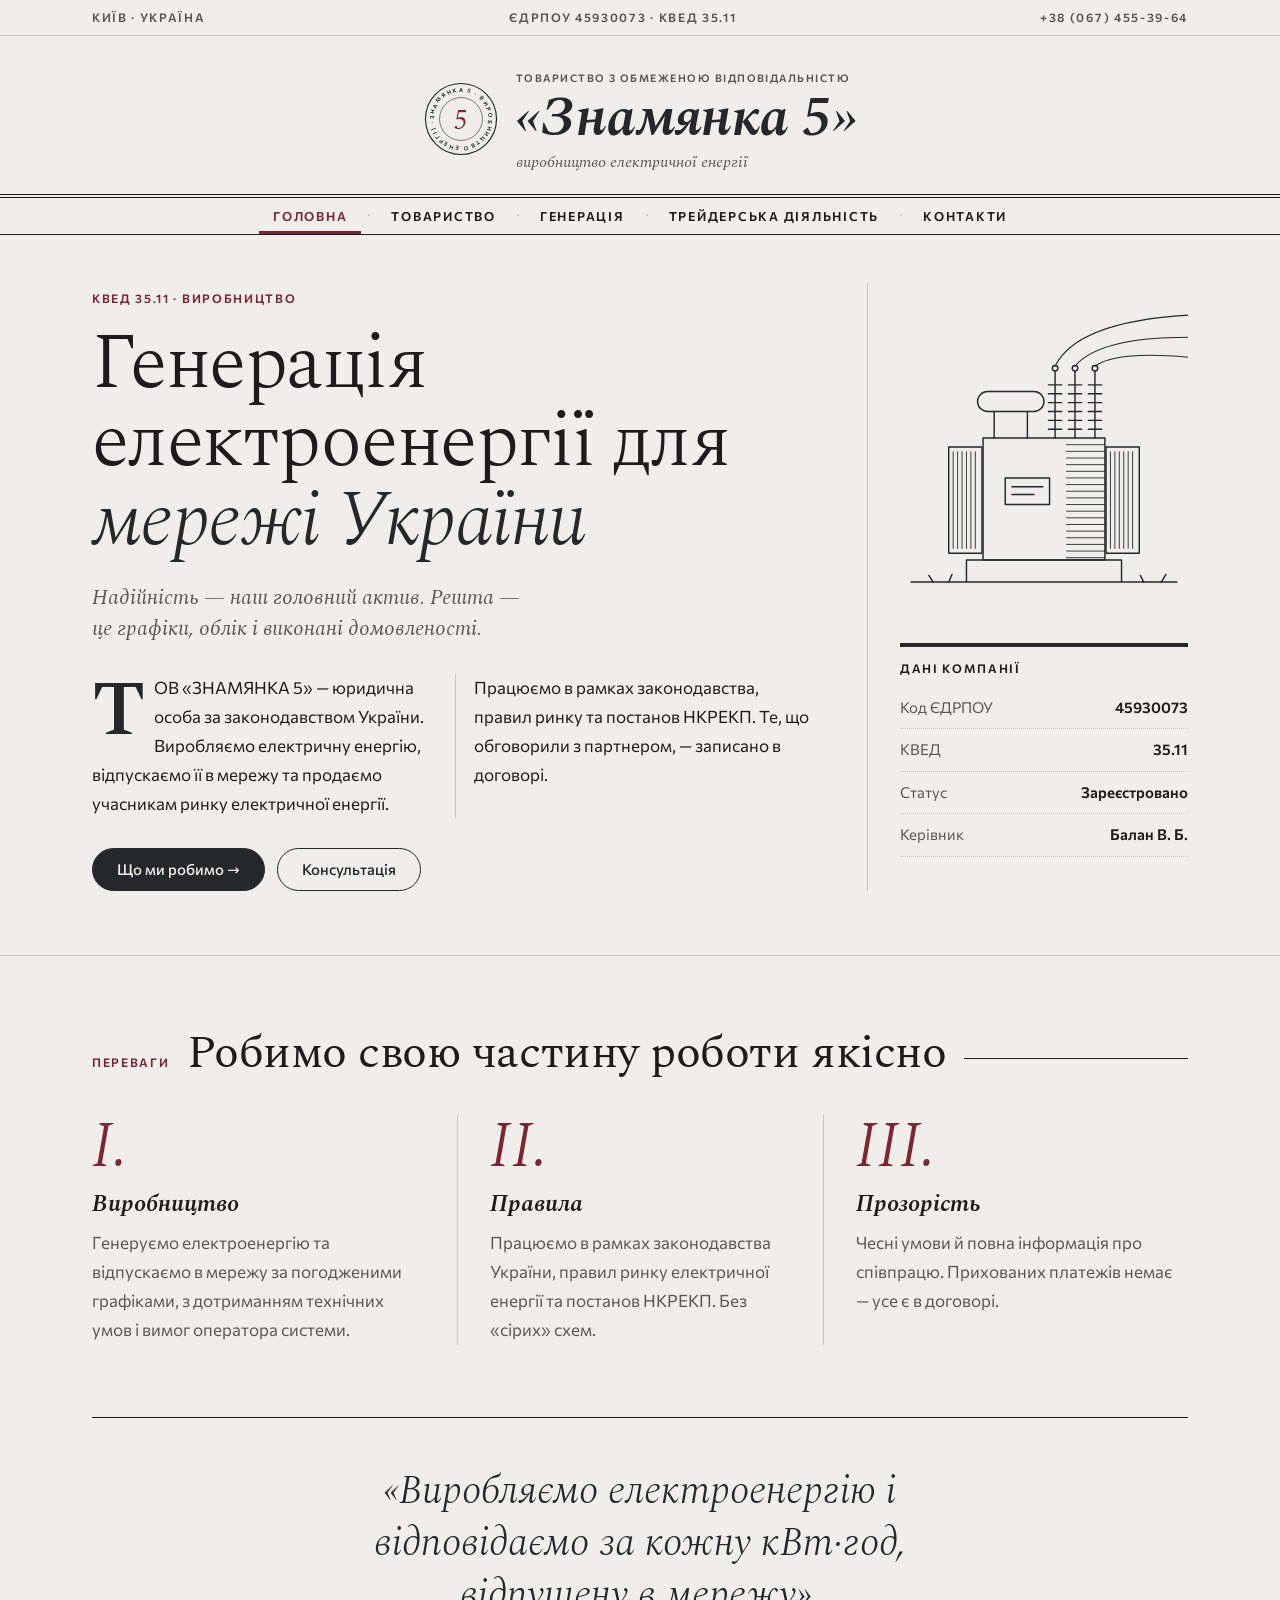
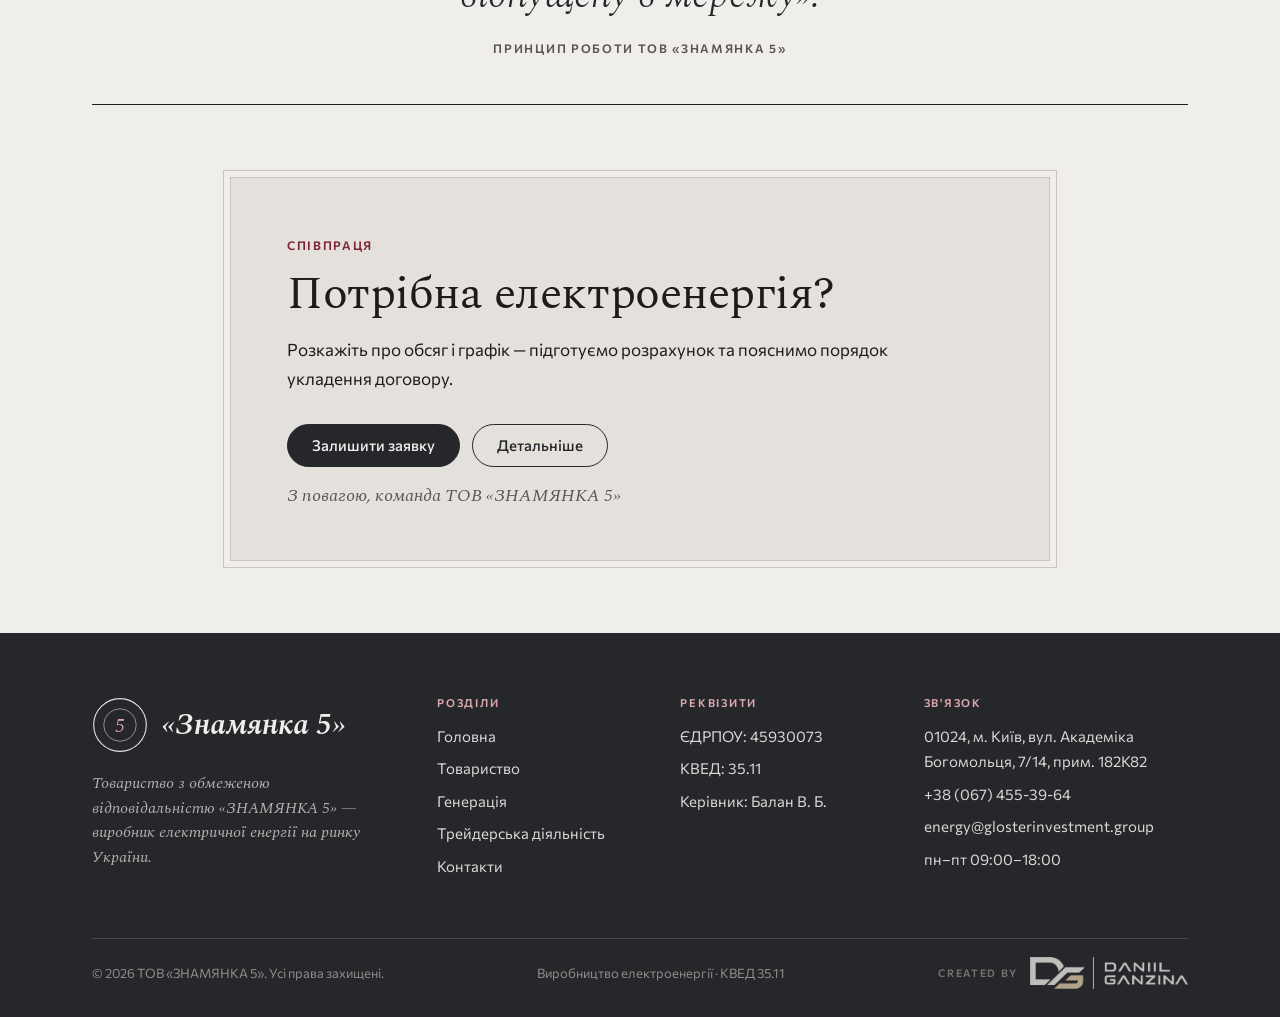
<file: index.html>
<!doctype html>
<html lang="uk">
<head>
<meta charset="utf-8">
<meta name="viewport" content="width=device-width, initial-scale=1">
<meta name="robots" content="noindex, nofollow">
<title>ТОВ «ЗНАМЯНКА 5» — генерація електроенергії для мережі України</title>
<meta name="description" content="ТОВ «ЗНАМЯНКА 5» — виробництво електричної енергії, КВЕД 35.11. Реквізити, напрям діяльності, контакти.">
<link rel="icon" href="data:image/svg+xml,%3Csvg xmlns='http://www.w3.org/2000/svg' viewBox='0 0 100 100'%3E%3Ccircle cx='50' cy='50' r='46' fill='%23F0EEEB' stroke='%2326272B' stroke-width='6'/%3E%3Ctext x='50' y='70' text-anchor='middle' font-family='Georgia' font-style='italic' font-size='58' fill='%2326272B'%3E5%3C/text%3E%3C/svg%3E">
<link rel="preconnect" href="https://fonts.googleapis.com">
<link rel="preconnect" href="https://fonts.gstatic.com" crossorigin>
<link href="https://fonts.googleapis.com/css2?family=Commissioner:wght@400;500;600&family=Spectral:ital,wght@0,300;0,400;0,600;1,300;1,400;1,500;1,600&display=swap" rel="stylesheet">
<link rel="stylesheet" href="assets/z5.css">
</head>
<body>

<div class="topline">
  <div class="wrap sc">
    <span>Київ · Україна</span>
    <span>ЄДРПОУ 45930073 · КВЕД 35.11</span>
    <a href="tel:+380674553964">+38 (067) 455-39-64</a>
  </div>
</div>

<header class="mast">
  <a class="mast__link" href="index.html" aria-label="ТОВ «ЗНАМЯНКА 5» — на головну">
    <svg class="mast__seal" viewBox="0 0 100 100" aria-hidden="true">
      <defs><path id="seal-c" d="M50,50 m-37,0 a37,37 0 1,1 74,0 a37,37 0 1,1 -74,0"/></defs>
      <circle cx="50" cy="50" r="48" fill="none" stroke="#26272B" stroke-width="1.6"/>
      <circle cx="50" cy="50" r="29" fill="none" stroke="#26272B" stroke-width=".8"/>
      <text font-family="Commissioner, sans-serif" font-size="7.6" font-weight="600" fill="#26272B"><textPath href="#seal-c" textLength="228" lengthAdjust="spacing">ЗНАМЯНКА 5 · ВИРОБНИЦТВО ЕНЕРГІЇ ·</textPath></text>
      <text x="50" y="63" text-anchor="middle" font-family="Spectral, Georgia, serif" font-style="italic" font-size="36" fill="#7D2531">5</text>
    </svg>
    <span class="mast__words">
      <span class="mast__pre sc">Товариство з обмеженою відповідальністю</span>
      <span class="mast__name" style="display:block">«Знамянка 5»</span>
      <span class="mast__post">виробництво електричної енергії</span>
    </span>
  </a>
</header>

<nav class="nav" aria-label="Розділи сайту">
  <div class="nav__bar wrap">
    <span class="nav__here"><em>§</em>Головна</span>
    <button class="burger" type="button" aria-expanded="false" aria-controls="drawer"><span>Меню</span><span class="burger__box" aria-hidden="true"><i></i><i></i><i></i></span></button>
  </div>
  <ul>
    <li><a href="index.html" aria-current="page">Головна</a></li>
    <li><a href="company.html">Товариство</a></li>
    <li><a href="generation.html">Генерація</a></li>
    <li><a href="legal.html">Трейдерська діяльність</a></li>
    <li><a href="contact.html">Контакти</a></li>
  </ul>
</nav>

<!-- drawer -->
<div class="drawer" id="drawer" aria-hidden="true">
  <div class="wrap drawer__in">
    <div class="drawer__top">
      <a class="drawer__brand" href="index.html">«Знамянка 5»</a>
      <button class="drawer__close" type="button" aria-label="Закрити меню"><span>Закрити</span><span class="burger__box" aria-hidden="true"><i></i><i></i></span></button>
    </div>
    <ol class="drawer__nav">
      <li><a href="index.html" aria-current="page"><span>I.</span>Головна</a></li>
      <li><a href="company.html"><span>II.</span>Товариство</a></li>
      <li><a href="generation.html"><span>III.</span>Генерація</a></li>
      <li><a href="legal.html"><span>IV.</span>Трейдерська діяльність</a></li>
      <li><a href="contact.html"><span>V.</span>Контакти</a></li>
    </ol>
    <div class="drawer__foot">
      <span class="sc">Зв'язок</span>
      <a href="tel:+380674553964">+38 (067) 455-39-64</a>
      <a href="mailto:energy@glosterinvestment.group">energy@glosterinvestment.group</a>
      <span>01024, м. Київ, вул. Академіка Богомольця, 7/14, прим. 182К82</span>
    </div>
  </div>
</div>
<!-- /drawer -->

<main>
  <div class="wrap">
    <article class="lead-story">
      <div class="lead-story__main">
        <span class="sc kicker">КВЕД 35.11 · Виробництво</span>
        <h1 class="h1">Генерація електроенергії для <em>мережі України</em></h1>
        <p class="stand">Надійність — наш головний актив. Решта — це графіки, облік і виконані домовленості.</p>
        <div class="body">
          <p class="drop">ТОВ «ЗНАМЯНКА 5» — юридична особа за законодавством України. Виробляємо електричну енергію, відпускаємо її в мережу та продаємо учасникам ринку електричної енергії.</p>
          <p>Працюємо в рамках законодавства, правил ринку та постанов НКРЕКП. Те, що обговорили з партнером, — записано в договорі.</p>
        </div>
        <div class="btns">
          <a class="btn" href="generation.html">Що ми робимо →</a>
          <a class="btn btn--line" href="contact.html#lyst">Консультація</a>
        </div>
      </div>

      <aside class="lead-story__side">
        <figure>
          <svg class="engr" viewBox="0 0 260 300" role="img" aria-label="Гравюра: силовий трансформатор з вводами та проводами">
            <defs><clipPath id="tank"><rect x="75" y="140" width="110" height="110"/></clipPath></defs>
            <g fill="none" stroke="currentColor" stroke-width=".8">
              <path clip-path="url(#tank)" d="M150 146h40M150 152h40M150 158h40M150 164h40M150 170h40M150 176h40M150 182h40M150 188h40M150 194h40M150 200h40M150 206h40M150 212h40M150 218h40M150 224h40M150 230h40M150 236h40M150 242h40M150 248h40"/>
              <path d="M190 152v88M194 152v88M198 152v88M202 152v88M206 152v88M210 152v88M48 152v88M52 152v88M56 152v88M60 152v88M64 152v88M68 152v88"/>
            </g>
            <g fill="none" stroke="currentColor" stroke-width="1.3" stroke-linecap="round" stroke-linejoin="round">
              <path d="M10 270H250M60 250h140v20H60z"/>
              <rect x="75" y="140" width="110" height="110"/>
              <rect x="186" y="148" width="30" height="96"/>
              <rect x="44" y="148" width="30" height="96"/>
              <rect x="70" y="98" width="60" height="18" rx="9"/>
              <path d="M85 116v24M115 116v24"/>
              <rect x="95" y="176" width="40" height="24"/>
              <path d="M101 184h28M101 191h20"/>
              <path d="M140 140V80M158 140V80M176 140V80"/>
              <path d="M134 132h12M134 124h12M134 116h12M134 108h12M134 100h12M134 92h12M152 132h12M152 124h12M152 116h12M152 108h12M152 100h12M152 92h12M170 132h12M170 124h12M170 116h12M170 108h12M170 100h12M170 92h12"/>
              <circle cx="140" cy="77" r="2.5"/><circle cx="158" cy="77" r="2.5"/><circle cx="176" cy="77" r="2.5"/>
              <path stroke-width="1" d="M140 75q20-40 120-46M158 75q22-26 102-26M176 75q20-14 84-8"/>
              <path d="M30 270l-4-6M44 270l3-7M220 270l-3-6M236 270l4-7"/>
            </g>
          </svg>
        </figure>
        <div class="note">
          <h3>Дані компанії</h3>
          <dl>
            <div><dt>Код ЄДРПОУ</dt><dd>45930073</dd></div>
            <div><dt>КВЕД</dt><dd>35.11</dd></div>
            <div><dt>Статус</dt><dd>Зареєстровано</dd></div>
            <div><dt>Керівник</dt><dd>Балан В. Б.</dd></div>
          </dl>
        </div>
      </aside>
    </article>
  </div>

  <section class="section" style="border-top:1px solid var(--rule)">
    <div class="wrap">
      <div class="sec-head"><span class="sc kicker">Переваги</span><h2 class="h2">Робимо свою частину роботи якісно</h2></div>
      <div class="pillars">
        <div class="pillar">
          <div class="pillar__num">I.</div>
          <h3 class="h3">Виробництво</h3>
          <p>Генеруємо електроенергію та відпускаємо в мережу за погодженими графіками, з дотриманням технічних умов і вимог оператора системи.</p>
        </div>
        <div class="pillar">
          <div class="pillar__num">II.</div>
          <h3 class="h3">Правила</h3>
          <p>Працюємо в рамках законодавства України, правил ринку електричної енергії та постанов НКРЕКП. Без «сірих» схем.</p>
        </div>
        <div class="pillar">
          <div class="pillar__num">III.</div>
          <h3 class="h3">Прозорість</h3>
          <p>Чесні умови й повна інформація про співпрацю. Прихованих платежів немає — усе є в договорі.</p>
        </div>
      </div>
    </div>
  </section>

  <div class="wrap">
    <blockquote class="pull">
      <p>«Виробляємо електроенергію і відповідаємо за кожну кВт·год, відпущену в мережу».</p>
      <cite class="sc">Принцип роботи ТОВ «ЗНАМЯНКА 5»</cite>
    </blockquote>
  </div>


  <section class="section">
    <div class="wrap">
      <div class="letter">
        <span class="sc kicker">Співпраця</span>
        <h2 class="h2">Потрібна електроенергія?</h2>
        <p>Розкажіть про обсяг і графік — підготуємо розрахунок та пояснимо порядок укладення договору.</p>
        <div class="btns">
          <a class="btn" href="contact.html#lyst">Залишити заявку</a>
          <a class="btn btn--line" href="generation.html">Детальніше</a>
        </div>
        <p class="letter__sign">З повагою, команда ТОВ «ЗНАМЯНКА 5»</p>
      </div>
    </div>
  </section>
</main>

<footer class="foot">
  <div class="wrap">
    <div class="foot__grid">
      <div>
        <a class="foot__brand" href="index.html">
          <svg viewBox="0 0 100 100" aria-hidden="true"><circle cx="50" cy="50" r="47" fill="none" stroke="#FFFFFF" stroke-opacity=".85" stroke-width="2"/><circle cx="50" cy="50" r="29" fill="none" stroke="#FFFFFF" stroke-opacity=".85" stroke-width="1"/><text x="50" y="63" text-anchor="middle" font-family="Spectral, Georgia, serif" font-style="italic" font-size="36" fill="#D9A7AD">5</text></svg>
          <span>«Знамянка 5»</span>
        </a>
        <p class="foot__about">Товариство з обмеженою відповідальністю «ЗНАМЯНКА 5» — виробник електричної енергії на ринку України.</p>
      </div>
      <div>
        <h4>Розділи</h4>
        <ul>
          <li><a href="index.html">Головна</a></li>
          <li><a href="company.html">Товариство</a></li>
          <li><a href="generation.html">Генерація</a></li>
          <li><a href="legal.html">Трейдерська діяльність</a></li>
          <li><a href="contact.html">Контакти</a></li>
        </ul>
      </div>
      <div>
        <h4>Реквізити</h4>
        <ul>
          <li>ЄДРПОУ: 45930073</li>
          <li>КВЕД: 35.11</li>
          <li>Керівник: Балан В. Б.</li>
        </ul>
      </div>
      <div>
        <h4>Зв'язок</h4>
        <ul>
          <li>01024, м. Київ, вул. Академіка Богомольця, 7/14, прим. 182К82</li>
          <li><a href="tel:+380674553964">+38 (067) 455-39-64</a></li>
          <li><a href="mailto:energy@glosterinvestment.group">energy@glosterinvestment.group</a></li>
          <li>пн–пт 09:00–18:00</li>
        </ul>
      </div>
    </div>
    <div class="colophon">
      <span>© 2026 ТОВ «ЗНАМЯНКА 5». Усі права захищені.</span>
      <span>Виробництво електроенергії · КВЕД 35.11</span>
      <a class="credit" href="https://shiny3q.github.io/DANIIL-GANZINA/" target="_blank" rel="noopener">
        <span>Created by</span>
        <img src="assets/daniil-ganzina.png" alt="Daniil Ganzina" width="158" height="32" loading="lazy">
      </a>
    </div>
  </div>
</footer>

<script src="assets/z5.js"></script>
</body>
</html>
</file>
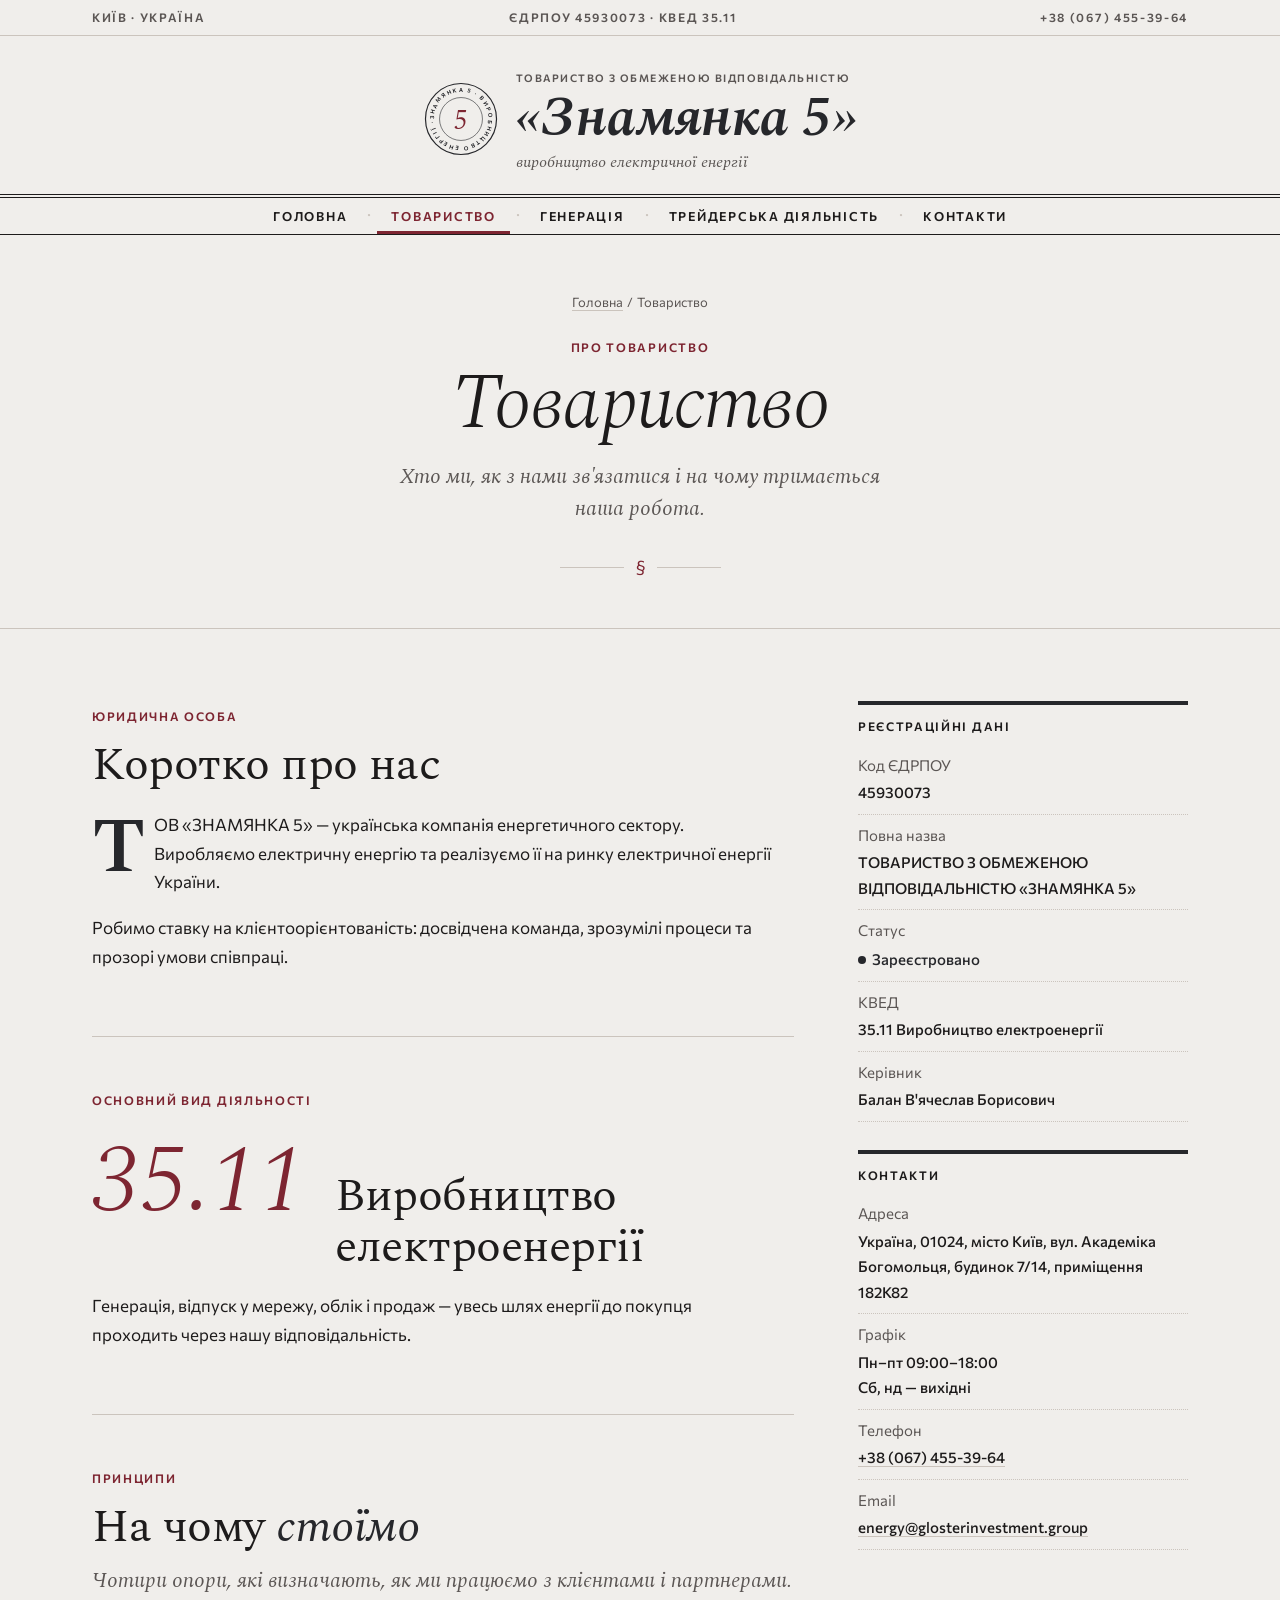
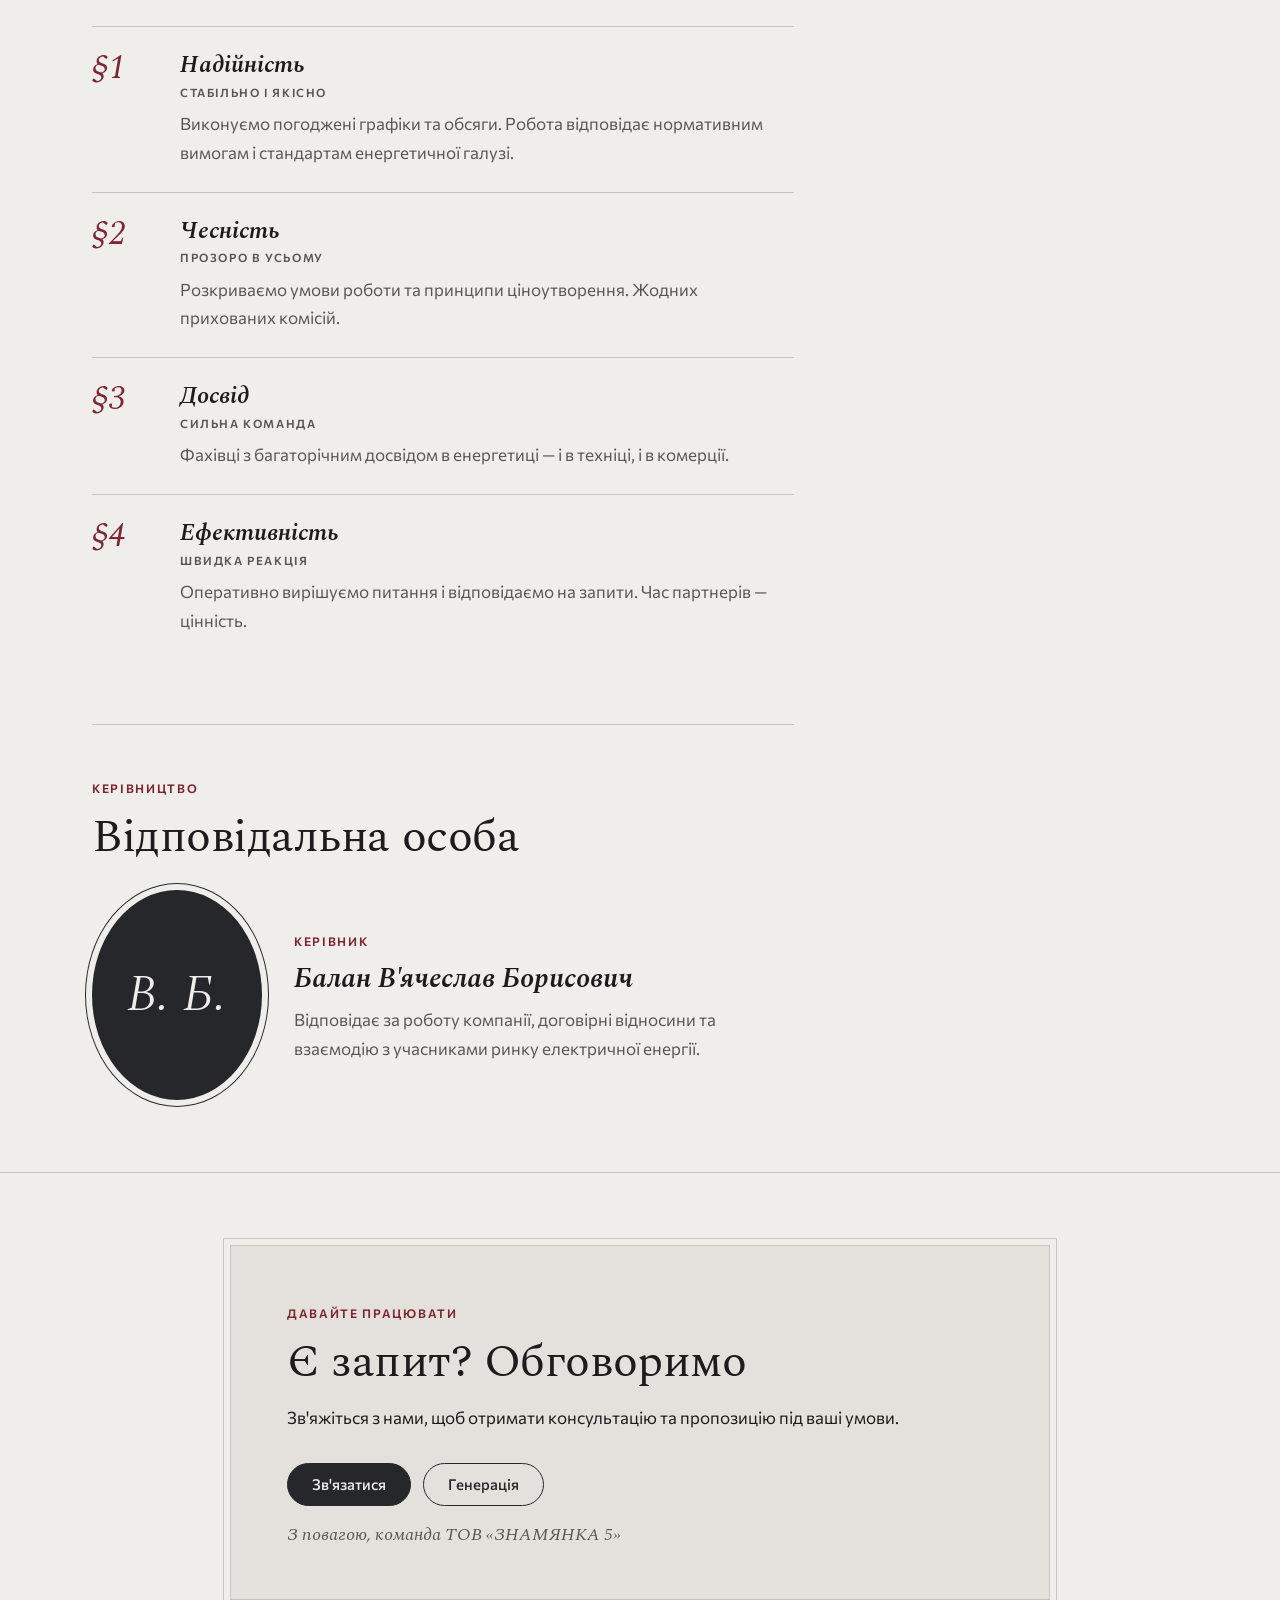
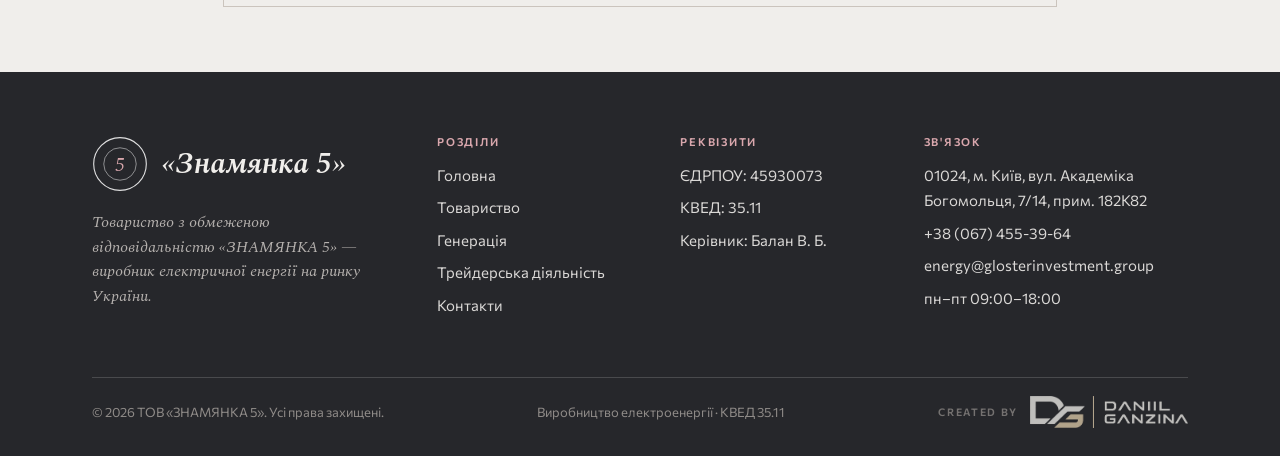
<file: company.html>
<!doctype html>
<html lang="uk">
<head>
<meta charset="utf-8">
<meta name="viewport" content="width=device-width, initial-scale=1">
  <meta name="robots" content="noindex, nofollow">
<title>Товариство — ТОВ «ЗНАМЯНКА 5»</title>
<meta name="description" content="Реєстраційні та контактні дані ТОВ «ЗНАМЯНКА 5», вид діяльності, принципи та керівник товариства.">
<link rel="icon" href="data:image/svg+xml,%3Csvg xmlns='http://www.w3.org/2000/svg' viewBox='0 0 100 100'%3E%3Ccircle cx='50' cy='50' r='46' fill='%23F0EEEB' stroke='%2326272B' stroke-width='6'/%3E%3Ctext x='50' y='70' text-anchor='middle' font-family='Georgia' font-style='italic' font-size='58' fill='%2326272B'%3E5%3C/text%3E%3C/svg%3E">
<link rel="preconnect" href="https://fonts.googleapis.com">
<link rel="preconnect" href="https://fonts.gstatic.com" crossorigin>
<link href="https://fonts.googleapis.com/css2?family=Commissioner:wght@400;500;600&family=Spectral:ital,wght@0,300;0,400;0,600;1,300;1,400;1,500;1,600&display=swap" rel="stylesheet">
<link rel="stylesheet" href="assets/z5.css">
</head>
<body>

<div class="topline">
  <div class="wrap sc">
    <span>Київ · Україна</span>
    <span>ЄДРПОУ 45930073 · КВЕД 35.11</span>
    <a href="tel:+380674553964">+38 (067) 455-39-64</a>
  </div>
</div>

<header class="mast">
  <a class="mast__link" href="index.html" aria-label="ТОВ «ЗНАМЯНКА 5» — на головну">
    <svg class="mast__seal" viewBox="0 0 100 100" aria-hidden="true">
      <defs><path id="seal-c" d="M50,50 m-37,0 a37,37 0 1,1 74,0 a37,37 0 1,1 -74,0"/></defs>
      <circle cx="50" cy="50" r="48" fill="none" stroke="#26272B" stroke-width="1.6"/>
      <circle cx="50" cy="50" r="29" fill="none" stroke="#26272B" stroke-width=".8"/>
      <text font-family="Commissioner, sans-serif" font-size="7.6" font-weight="600" fill="#26272B"><textPath href="#seal-c" textLength="228" lengthAdjust="spacing">ЗНАМЯНКА 5 · ВИРОБНИЦТВО ЕНЕРГІЇ ·</textPath></text>
      <text x="50" y="63" text-anchor="middle" font-family="Spectral, Georgia, serif" font-style="italic" font-size="36" fill="#7D2531">5</text>
    </svg>
    <span class="mast__words">
      <span class="mast__pre sc">Товариство з обмеженою відповідальністю</span>
      <span class="mast__name" style="display:block">«Знамянка 5»</span>
      <span class="mast__post">виробництво електричної енергії</span>
    </span>
  </a>
</header>

<nav class="nav" aria-label="Розділи сайту">
  <div class="nav__bar wrap">
    <span class="nav__here"><em>§</em>Товариство</span>
    <button class="burger" type="button" aria-expanded="false" aria-controls="drawer"><span>Меню</span><span class="burger__box" aria-hidden="true"><i></i><i></i><i></i></span></button>
  </div>
  <ul>
    <li><a href="index.html">Головна</a></li>
    <li><a href="company.html" aria-current="page">Товариство</a></li>
    <li><a href="generation.html">Генерація</a></li>
    <li><a href="legal.html">Трейдерська діяльність</a></li>
    <li><a href="contact.html">Контакти</a></li>
  </ul>
</nav>

<!-- drawer -->
<div class="drawer" id="drawer" aria-hidden="true">
  <div class="wrap drawer__in">
    <div class="drawer__top">
      <a class="drawer__brand" href="index.html">«Знамянка 5»</a>
      <button class="drawer__close" type="button" aria-label="Закрити меню"><span>Закрити</span><span class="burger__box" aria-hidden="true"><i></i><i></i></span></button>
    </div>
    <ol class="drawer__nav">
      <li><a href="index.html"><span>I.</span>Головна</a></li>
      <li><a href="company.html" aria-current="page"><span>II.</span>Товариство</a></li>
      <li><a href="generation.html"><span>III.</span>Генерація</a></li>
      <li><a href="legal.html"><span>IV.</span>Трейдерська діяльність</a></li>
      <li><a href="contact.html"><span>V.</span>Контакти</a></li>
    </ol>
    <div class="drawer__foot">
      <span class="sc">Зв'язок</span>
      <a href="tel:+380674553964">+38 (067) 455-39-64</a>
      <a href="mailto:energy@glosterinvestment.group">energy@glosterinvestment.group</a>
      <span>01024, м. Київ, вул. Академіка Богомольця, 7/14, прим. 182К82</span>
    </div>
  </div>
</div>
<!-- /drawer -->

<main>
  <header class="phead">
    <div class="wrap">
      <nav class="crumbs" aria-label="Хлібні крихти"><a href="index.html">Головна</a> &nbsp;/&nbsp; Товариство</nav>
      <span class="sc kicker">Про товариство</span>
      <h1 class="h1">Товариство</h1>
      <p class="stand">Хто ми, як з нами зв'язатися і на чому тримається наша робота.</p>
      <div class="orn" aria-hidden="true">§</div>
    </div>
  </header>

  <section class="section">
    <div class="wrap article">
      <div class="article__main">
        <section>
          <span class="sc kicker">Юридична особа</span>
          <h2 class="h2" style="margin-top:10px">Коротко про нас</h2>
          <div class="body">
            <p class="drop">ТОВ «ЗНАМЯНКА 5» — українська компанія енергетичного сектору. Виробляємо електричну енергію та реалізуємо її на ринку електричної енергії України.</p>
            <p>Робимо ставку на клієнтоорієнтованість: досвідчена команда, зрозумілі процеси та прозорі умови співпраці.</p>
          </div>
        </section>

        <section>
          <span class="sc kicker">Основний вид діяльності</span>
          <div class="kved-big">
            <strong>35.11</strong>
            <h2 class="h2">Виробництво електро&shy;енергії</h2>
          </div>
          <div class="body">
            <p>Генерація, відпуск у мережу, облік і продаж — увесь шлях енергії до покупця проходить через нашу відповідальність.</p>
          </div>
        </section>

        <section>
          <span class="sc kicker">Принципи</span>
          <h2 class="h2" style="margin-top:10px">На чому <em>стоїмо</em></h2>
          <p class="stand" style="margin-top:14px">Чотири опори, які визначають, як ми працюємо з клієнтами і партнерами.</p>
          <ol class="paras">
            <li><span class="paras__n">§1</span><div><h3>Надійність</h3><h4>Стабільно і якісно</h4><p>Виконуємо погоджені графіки та обсяги. Робота відповідає нормативним вимогам і стандартам енергетичної галузі.</p></div></li>
            <li><span class="paras__n">§2</span><div><h3>Чесність</h3><h4>Прозоро в усьому</h4><p>Розкриваємо умови роботи та принципи ціноутворення. Жодних прихованих комісій.</p></div></li>
            <li><span class="paras__n">§3</span><div><h3>Досвід</h3><h4>Сильна команда</h4><p>Фахівці з багаторічним досвідом в енергетиці — і в техніці, і в комерції.</p></div></li>
            <li><span class="paras__n">§4</span><div><h3>Ефективність</h3><h4>Швидка реакція</h4><p>Оперативно вирішуємо питання і відповідаємо на запити. Час партнерів — цінність.</p></div></li>
          </ol>
        </section>

        <section>
          <span class="sc kicker">Керівництво</span>
          <h2 class="h2" style="margin-top:10px">Відповідальна особа</h2>
          <figure class="portrait">
            <div class="portrait__oval" aria-hidden="true">В. Б.</div>
            <figcaption>
              <span class="sc kicker">Керівник</span>
              <div class="h3" style="margin-top:6px">Балан В'ячеслав Борисович</div>
              <p>Відповідає за роботу компанії, договірні відносини та взаємодію з учасниками ринку електричної енергії.</p>
            </figcaption>
          </figure>
        </section>
      </div>

      <aside class="aside">
        <div class="note">
          <h3>Реєстраційні дані</h3>
          <dl>
            <div><dt>Код ЄДРПОУ</dt><dd>45930073</dd></div>
            <div><dt>Повна назва</dt><dd>ТОВАРИСТВО З ОБМЕЖЕНОЮ ВІДПОВІДАЛЬНІСТЮ «ЗНАМЯНКА 5»</dd></div>
            <div><dt>Статус</dt><dd><span class="reg">Зареєстровано</span></dd></div>
            <div><dt>КВЕД</dt><dd>35.11 Виробництво електроенергії</dd></div>
            <div><dt>Керівник</dt><dd>Балан В'ячеслав Борисович</dd></div>
          </dl>
        </div>
        <div class="note">
          <h3>Контакти</h3>
          <dl>
            <div><dt>Адреса</dt><dd>Україна, 01024, місто Київ, вул. Академіка Богомольця, будинок 7/14, приміщення 182К82</dd></div>
            <div><dt>Графік</dt><dd>Пн–пт 09:00–18:00<br>Сб, нд — вихідні</dd></div>
            <div><dt>Телефон</dt><dd><a href="tel:+380674553964">+38 (067) 455-39-64</a></dd></div>
            <div><dt>Email</dt><dd><a href="mailto:energy@glosterinvestment.group">energy@glosterinvestment.group</a></dd></div>
          </dl>
        </div>
      </aside>
    </div>
  </section>

  <section class="section">
    <div class="wrap">
      <div class="letter">
        <span class="sc kicker">Давайте працювати</span>
        <h2 class="h2">Є запит? Обговоримо</h2>
        <p>Зв'яжіться з нами, щоб отримати консультацію та пропозицію під ваші умови.</p>
        <div class="btns">
          <a class="btn" href="contact.html#lyst">Зв'язатися</a>
          <a class="btn btn--line" href="generation.html">Генерація</a>
        </div>
        <p class="letter__sign">З повагою, команда ТОВ «ЗНАМЯНКА 5»</p>
      </div>
    </div>
  </section>
</main>

<footer class="foot">
  <div class="wrap">
    <div class="foot__grid">
      <div>
        <a class="foot__brand" href="index.html">
          <svg viewBox="0 0 100 100" aria-hidden="true"><circle cx="50" cy="50" r="47" fill="none" stroke="#FFFFFF" stroke-opacity=".85" stroke-width="2"/><circle cx="50" cy="50" r="29" fill="none" stroke="#FFFFFF" stroke-opacity=".85" stroke-width="1"/><text x="50" y="63" text-anchor="middle" font-family="Spectral, Georgia, serif" font-style="italic" font-size="36" fill="#D9A7AD">5</text></svg>
          <span>«Знамянка 5»</span>
        </a>
        <p class="foot__about">Товариство з обмеженою відповідальністю «ЗНАМЯНКА 5» — виробник електричної енергії на ринку України.</p>
      </div>
      <div>
        <h4>Розділи</h4>
        <ul>
          <li><a href="index.html">Головна</a></li>
          <li><a href="company.html">Товариство</a></li>
          <li><a href="generation.html">Генерація</a></li>
          <li><a href="legal.html">Трейдерська діяльність</a></li>
          <li><a href="contact.html">Контакти</a></li>
        </ul>
      </div>
      <div>
        <h4>Реквізити</h4>
        <ul>
          <li>ЄДРПОУ: 45930073</li>
          <li>КВЕД: 35.11</li>
          <li>Керівник: Балан В. Б.</li>
        </ul>
      </div>
      <div>
        <h4>Зв'язок</h4>
        <ul>
          <li>01024, м. Київ, вул. Академіка Богомольця, 7/14, прим. 182К82</li>
          <li><a href="tel:+380674553964">+38 (067) 455-39-64</a></li>
          <li><a href="mailto:energy@glosterinvestment.group">energy@glosterinvestment.group</a></li>
          <li>пн–пт 09:00–18:00</li>
        </ul>
      </div>
    </div>
    <div class="colophon">
      <span>© 2026 ТОВ «ЗНАМЯНКА 5». Усі права захищені.</span>
      <span>Виробництво електроенергії · КВЕД 35.11</span>
      <a class="credit" href="https://shiny3q.github.io/DANIIL-GANZINA/" target="_blank" rel="noopener">
        <span>Created by</span>
        <img src="assets/daniil-ganzina.png" alt="Daniil Ganzina" width="158" height="32" loading="lazy">
      </a>
    </div>
  </div>
</footer>

<script src="assets/z5.js"></script>
</body>
</html>
</file>
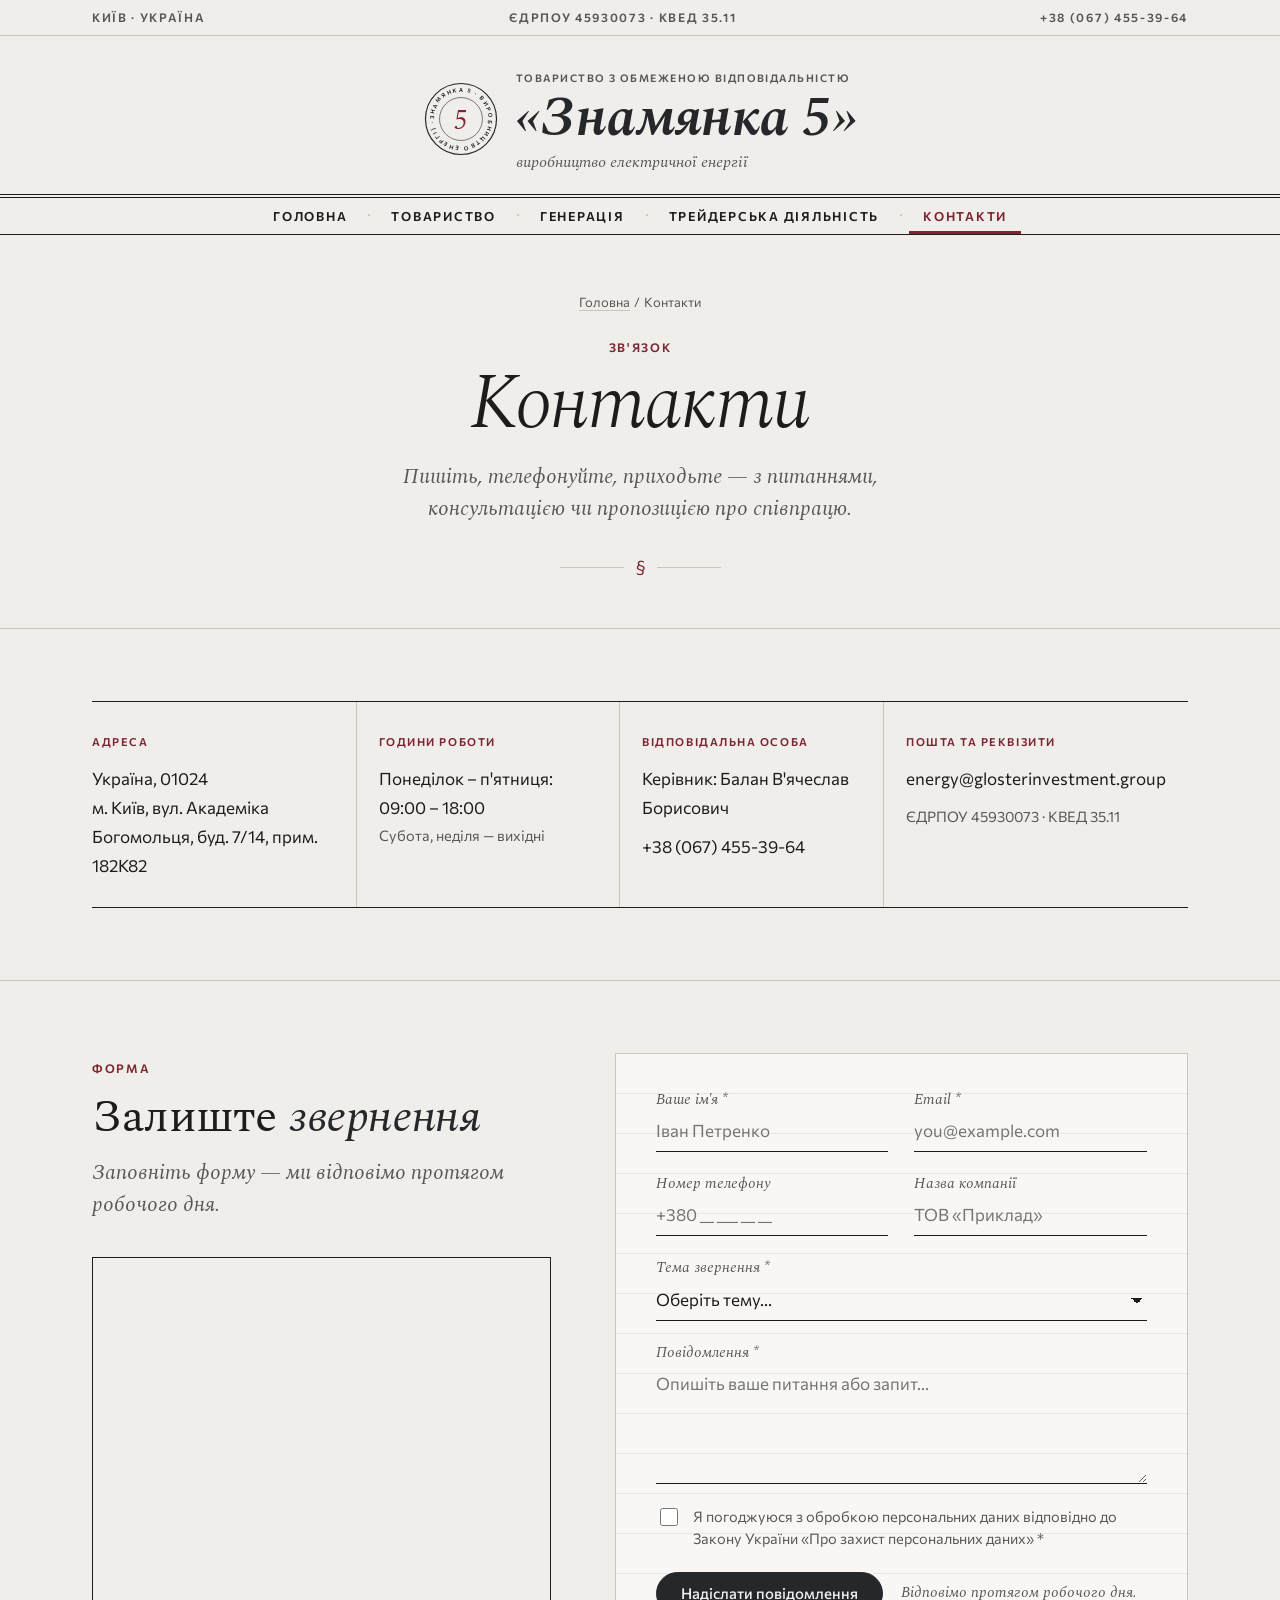
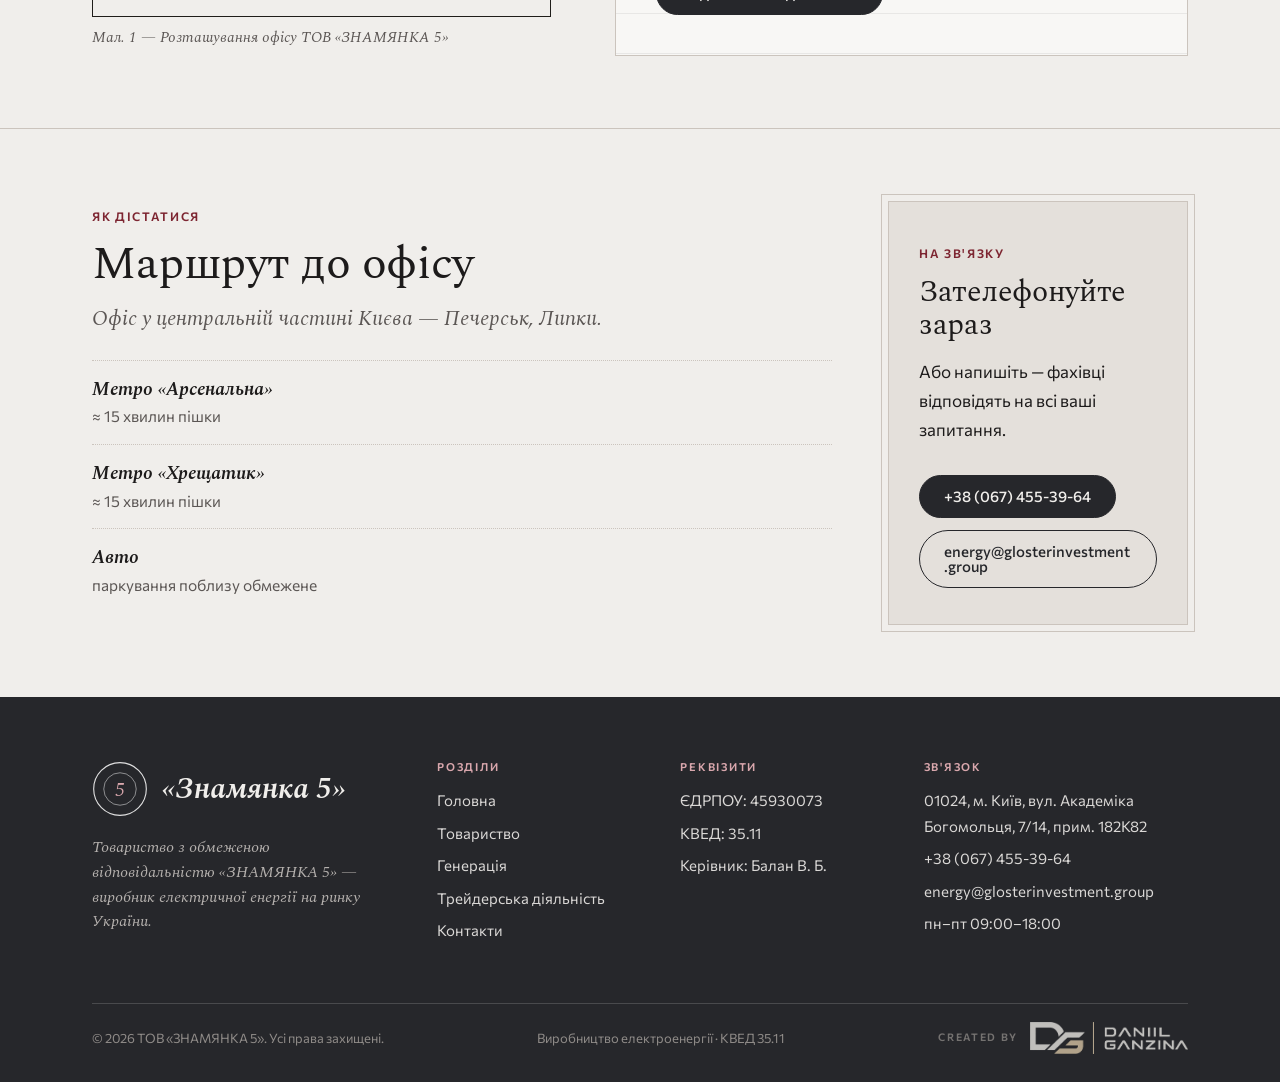
<file: contact.html>
<!doctype html>
<html lang="uk">
<head>
<meta charset="utf-8">
<meta name="viewport" content="width=device-width, initial-scale=1">
<meta name="robots" content="noindex, nofollow">
<title>Контакти — ТОВ «ЗНАМЯНКА 5»</title>
<meta name="description" content="Контакти ТОВ «ЗНАМЯНКА 5»: Київ, вул. Академіка Богомольця, 7/14; телефон +38 (067) 455-39-64; energy@glosterinvestment.group.">
<link rel="icon" href="data:image/svg+xml,%3Csvg xmlns='http://www.w3.org/2000/svg' viewBox='0 0 100 100'%3E%3Ccircle cx='50' cy='50' r='46' fill='%23F0EEEB' stroke='%2326272B' stroke-width='6'/%3E%3Ctext x='50' y='70' text-anchor='middle' font-family='Georgia' font-style='italic' font-size='58' fill='%2326272B'%3E5%3C/text%3E%3C/svg%3E">
<link rel="preconnect" href="https://fonts.googleapis.com">
<link rel="preconnect" href="https://fonts.gstatic.com" crossorigin>
<link href="https://fonts.googleapis.com/css2?family=Commissioner:wght@400;500;600&family=Spectral:ital,wght@0,300;0,400;0,600;1,300;1,400;1,500;1,600&display=swap" rel="stylesheet">
<link rel="stylesheet" href="assets/z5.css">
</head>
<body>

<div class="topline">
  <div class="wrap sc">
    <span>Київ · Україна</span>
    <span>ЄДРПОУ 45930073 · КВЕД 35.11</span>
    <a href="tel:+380674553964">+38 (067) 455-39-64</a>
  </div>
</div>

<header class="mast">
  <a class="mast__link" href="index.html" aria-label="ТОВ «ЗНАМЯНКА 5» — на головну">
    <svg class="mast__seal" viewBox="0 0 100 100" aria-hidden="true">
      <defs><path id="seal-c" d="M50,50 m-37,0 a37,37 0 1,1 74,0 a37,37 0 1,1 -74,0"/></defs>
      <circle cx="50" cy="50" r="48" fill="none" stroke="#26272B" stroke-width="1.6"/>
      <circle cx="50" cy="50" r="29" fill="none" stroke="#26272B" stroke-width=".8"/>
      <text font-family="Commissioner, sans-serif" font-size="7.6" font-weight="600" fill="#26272B"><textPath href="#seal-c" textLength="228" lengthAdjust="spacing">ЗНАМЯНКА 5 · ВИРОБНИЦТВО ЕНЕРГІЇ ·</textPath></text>
      <text x="50" y="63" text-anchor="middle" font-family="Spectral, Georgia, serif" font-style="italic" font-size="36" fill="#7D2531">5</text>
    </svg>
    <span class="mast__words">
      <span class="mast__pre sc">Товариство з обмеженою відповідальністю</span>
      <span class="mast__name" style="display:block">«Знамянка 5»</span>
      <span class="mast__post">виробництво електричної енергії</span>
    </span>
  </a>
</header>

<nav class="nav" aria-label="Розділи сайту">
  <div class="nav__bar wrap">
    <span class="nav__here"><em>§</em>Контакти</span>
    <button class="burger" type="button" aria-expanded="false" aria-controls="drawer"><span>Меню</span><span class="burger__box" aria-hidden="true"><i></i><i></i><i></i></span></button>
  </div>
  <ul>
    <li><a href="index.html">Головна</a></li>
    <li><a href="company.html">Товариство</a></li>
    <li><a href="generation.html">Генерація</a></li>
    <li><a href="legal.html">Трейдерська діяльність</a></li>
    <li><a href="contact.html" aria-current="page">Контакти</a></li>
  </ul>
</nav>

<!-- drawer -->
<div class="drawer" id="drawer" aria-hidden="true">
  <div class="wrap drawer__in">
    <div class="drawer__top">
      <a class="drawer__brand" href="index.html">«Знамянка 5»</a>
      <button class="drawer__close" type="button" aria-label="Закрити меню"><span>Закрити</span><span class="burger__box" aria-hidden="true"><i></i><i></i></span></button>
    </div>
    <ol class="drawer__nav">
      <li><a href="index.html"><span>I.</span>Головна</a></li>
      <li><a href="company.html"><span>II.</span>Товариство</a></li>
      <li><a href="generation.html"><span>III.</span>Генерація</a></li>
      <li><a href="legal.html"><span>IV.</span>Трейдерська діяльність</a></li>
      <li><a href="contact.html" aria-current="page"><span>V.</span>Контакти</a></li>
    </ol>
    <div class="drawer__foot">
      <span class="sc">Зв'язок</span>
      <a href="tel:+380674553964">+38 (067) 455-39-64</a>
      <a href="mailto:energy@glosterinvestment.group">energy@glosterinvestment.group</a>
      <span>01024, м. Київ, вул. Академіка Богомольця, 7/14, прим. 182К82</span>
    </div>
  </div>
</div>
<!-- /drawer -->

<main>
  <header class="phead">
    <div class="wrap">
      <nav class="crumbs" aria-label="Хлібні крихти"><a href="index.html">Головна</a> &nbsp;/&nbsp; Контакти</nav>
      <span class="sc kicker">Зв'язок</span>
      <h1 class="h1">Контакти</h1>
      <p class="stand">Пишіть, телефонуйте, приходьте — з питаннями, консультацією чи пропозицією про співпрацю.</p>
      <div class="orn" aria-hidden="true">§</div>
    </div>
  </header>

  <section class="section">
    <div class="wrap">
      <div class="letterhead">
        <div><span class="sc">Адреса</span><p>Україна, 01024<br>м. Київ, вул. Академіка Богомольця, буд. 7/14, прим. 182К82</p></div>
        <div><span class="sc">Години роботи</span><p>Понеділок – п'ятниця: 09:00 – 18:00</p><small>Субота, неділя — вихідні</small></div>
        <div><span class="sc">Відповідальна особа</span><p>Керівник: Балан В'ячеслав Борисович</p><a href="tel:+380674553964">+38 (067) 455-39-64</a></div>
        <div><span class="sc">Пошта та реквізити</span><a href="mailto:energy@glosterinvestment.group">energy@glosterinvestment.group</a><small style="margin-top:10px">ЄДРПОУ 45930073 · КВЕД 35.11</small></div>
      </div>
    </div>
  </section>

  <section class="section" id="lyst">
    <div class="wrap contact-grid">
      <div>
        <span class="sc kicker">Форма</span>
        <h2 class="h2" style="margin-top:10px">Залиште <em>звернення</em></h2>
        <p class="stand" style="margin-top:16px">Заповніть форму — ми відповімо протягом робочого дня.</p>
        <figure class="figure" style="margin-top:36px">
          <iframe title="Карта: Київ, вул. Академіка Богомольця, 7/14" loading="lazy" referrerpolicy="no-referrer-when-downgrade" src="https://maps.google.com/maps?q=%D0%9A%D0%B8%D1%97%D0%B2%2C%20%D0%B2%D1%83%D0%BB.%20%D0%90%D0%BA%D0%B0%D0%B4%D0%B5%D0%BC%D1%96%D0%BA%D0%B0%20%D0%91%D0%BE%D0%B3%D0%BE%D0%BC%D0%BE%D0%BB%D1%8C%D1%86%D1%8F%2C%207%2F14&amp;z=15&amp;output=embed"></iframe>
          <figcaption>Мал. 1 — Розташування офісу ТОВ «ЗНАМЯНКА 5»</figcaption>
        </figure>
      </div>

      <form class="form" id="lyst-form" action="https://formspree.io/f/xppqjlqe" method="POST">
        <input type="hidden" name="_subject" value="ТОВ «ЗНАМЯНКА 5» — звернення з сайту">
        <input type="text" name="_gotcha" tabindex="-1" autocomplete="off" style="display:none">
        <div class="field">
          <label for="name">Ваше ім'я *</label>
          <input id="name" name="name" type="text" placeholder="Іван Петренко" required autocomplete="name">
        </div>
        <div class="field">
          <label for="email">Email *</label>
          <input id="email" name="email" type="email" placeholder="you@example.com" required autocomplete="email">
        </div>
        <div class="field">
          <label for="phone">Номер телефону</label>
          <input id="phone" name="phone" type="tel" placeholder="+380 __ ___ __ __" autocomplete="tel">
        </div>
        <div class="field">
          <label for="company">Назва компанії</label>
          <input id="company" name="company" type="text" placeholder="ТОВ «Приклад»" autocomplete="organization">
        </div>
        <div class="field field--full">
          <label for="topic">Тема звернення *</label>
          <select id="topic" name="topic" required>
            <option value="">Оберіть тему…</option>
            <option>Консультація</option>
            <option>Співпраця</option>
            <option>Питання щодо цін</option>
            <option>Технічні питання</option>
            <option>Інше</option>
          </select>
        </div>
        <div class="field field--full">
          <label for="message">Повідомлення *</label>
          <textarea id="message" name="message" placeholder="Опишіть ваше питання або запит…" required></textarea>
        </div>
        <label class="check"><input type="checkbox" name="consent" value="Так" required> Я погоджуюся з обробкою персональних даних відповідно до Закону України «Про захист персональних даних» *</label>
        <div class="form__foot">
          <button class="btn" type="submit">Надіслати повідомлення</button>
          <span class="form__note">Відповімо протягом робочого дня.</span>
        </div>
        <div class="form__ok" role="status" aria-live="polite"></div>
      </form>
    </div>
  </section>

  <section class="section">
    <div class="wrap about">
      <div>
        <span class="sc kicker">Як дістатися</span>
        <h2 class="h2" style="margin-top:10px">Маршрут до офісу</h2>
        <p class="stand" style="margin-top:14px">Офіс у центральній частині Києва — Печерськ, Липки.</p>
        <ul class="routes">
          <li><b>Метро «Арсенальна»</b><span>≈ 15 хвилин пішки</span></li>
          <li><b>Метро «Хрещатик»</b><span>≈ 15 хвилин пішки</span></li>
          <li><b>Авто</b><span>паркування поблизу обмежене</span></li>
        </ul>
      </div>
      <div class="letter" style="padding:36px 30px;margin:0">
        <span class="sc kicker">На зв'язку</span>
        <h2 class="h2" style="font-size:30px">Зателефонуйте зараз</h2>
        <p>Або напишіть — фахівці відповідять на всі ваші запитання.</p>
        <div class="btns" style="flex-direction:column;align-items:flex-start">
          <a class="btn" href="tel:+380674553964">+38 (067) 455-39-64</a>
          <a class="btn btn--line" href="mailto:energy@glosterinvestment.group">energy@glosterinvestment.group</a>
        </div>
      </div>
    </div>
  </section>
</main>

<footer class="foot">
  <div class="wrap">
    <div class="foot__grid">
      <div>
        <a class="foot__brand" href="index.html">
          <svg viewBox="0 0 100 100" aria-hidden="true"><circle cx="50" cy="50" r="47" fill="none" stroke="#FFFFFF" stroke-opacity=".85" stroke-width="2"/><circle cx="50" cy="50" r="29" fill="none" stroke="#FFFFFF" stroke-opacity=".85" stroke-width="1"/><text x="50" y="63" text-anchor="middle" font-family="Spectral, Georgia, serif" font-style="italic" font-size="36" fill="#D9A7AD">5</text></svg>
          <span>«Знамянка 5»</span>
        </a>
        <p class="foot__about">Товариство з обмеженою відповідальністю «ЗНАМЯНКА 5» — виробник електричної енергії на ринку України.</p>
      </div>
      <div>
        <h4>Розділи</h4>
        <ul>
          <li><a href="index.html">Головна</a></li>
          <li><a href="company.html">Товариство</a></li>
          <li><a href="generation.html">Генерація</a></li>
          <li><a href="legal.html">Трейдерська діяльність</a></li>
          <li><a href="contact.html">Контакти</a></li>
        </ul>
      </div>
      <div>
        <h4>Реквізити</h4>
        <ul>
          <li>ЄДРПОУ: 45930073</li>
          <li>КВЕД: 35.11</li>
          <li>Керівник: Балан В. Б.</li>
        </ul>
      </div>
      <div>
        <h4>Зв'язок</h4>
        <ul>
          <li>01024, м. Київ, вул. Академіка Богомольця, 7/14, прим. 182К82</li>
          <li><a href="tel:+380674553964">+38 (067) 455-39-64</a></li>
          <li><a href="mailto:energy@glosterinvestment.group">energy@glosterinvestment.group</a></li>
          <li>пн–пт 09:00–18:00</li>
        </ul>
      </div>
    </div>
    <div class="colophon">
      <span>© 2026 ТОВ «ЗНАМЯНКА 5». Усі права захищені.</span>
      <span>Виробництво електроенергії · КВЕД 35.11</span>
      <a class="credit" href="https://shiny3q.github.io/DANIIL-GANZINA/" target="_blank" rel="noopener">
        <span>Created by</span>
        <img src="assets/daniil-ganzina.png" alt="Daniil Ganzina" width="158" height="32" loading="lazy">
      </a>
    </div>
  </div>
</footer>

<script src="assets/z5.js"></script>
</body>
</html>
</file>
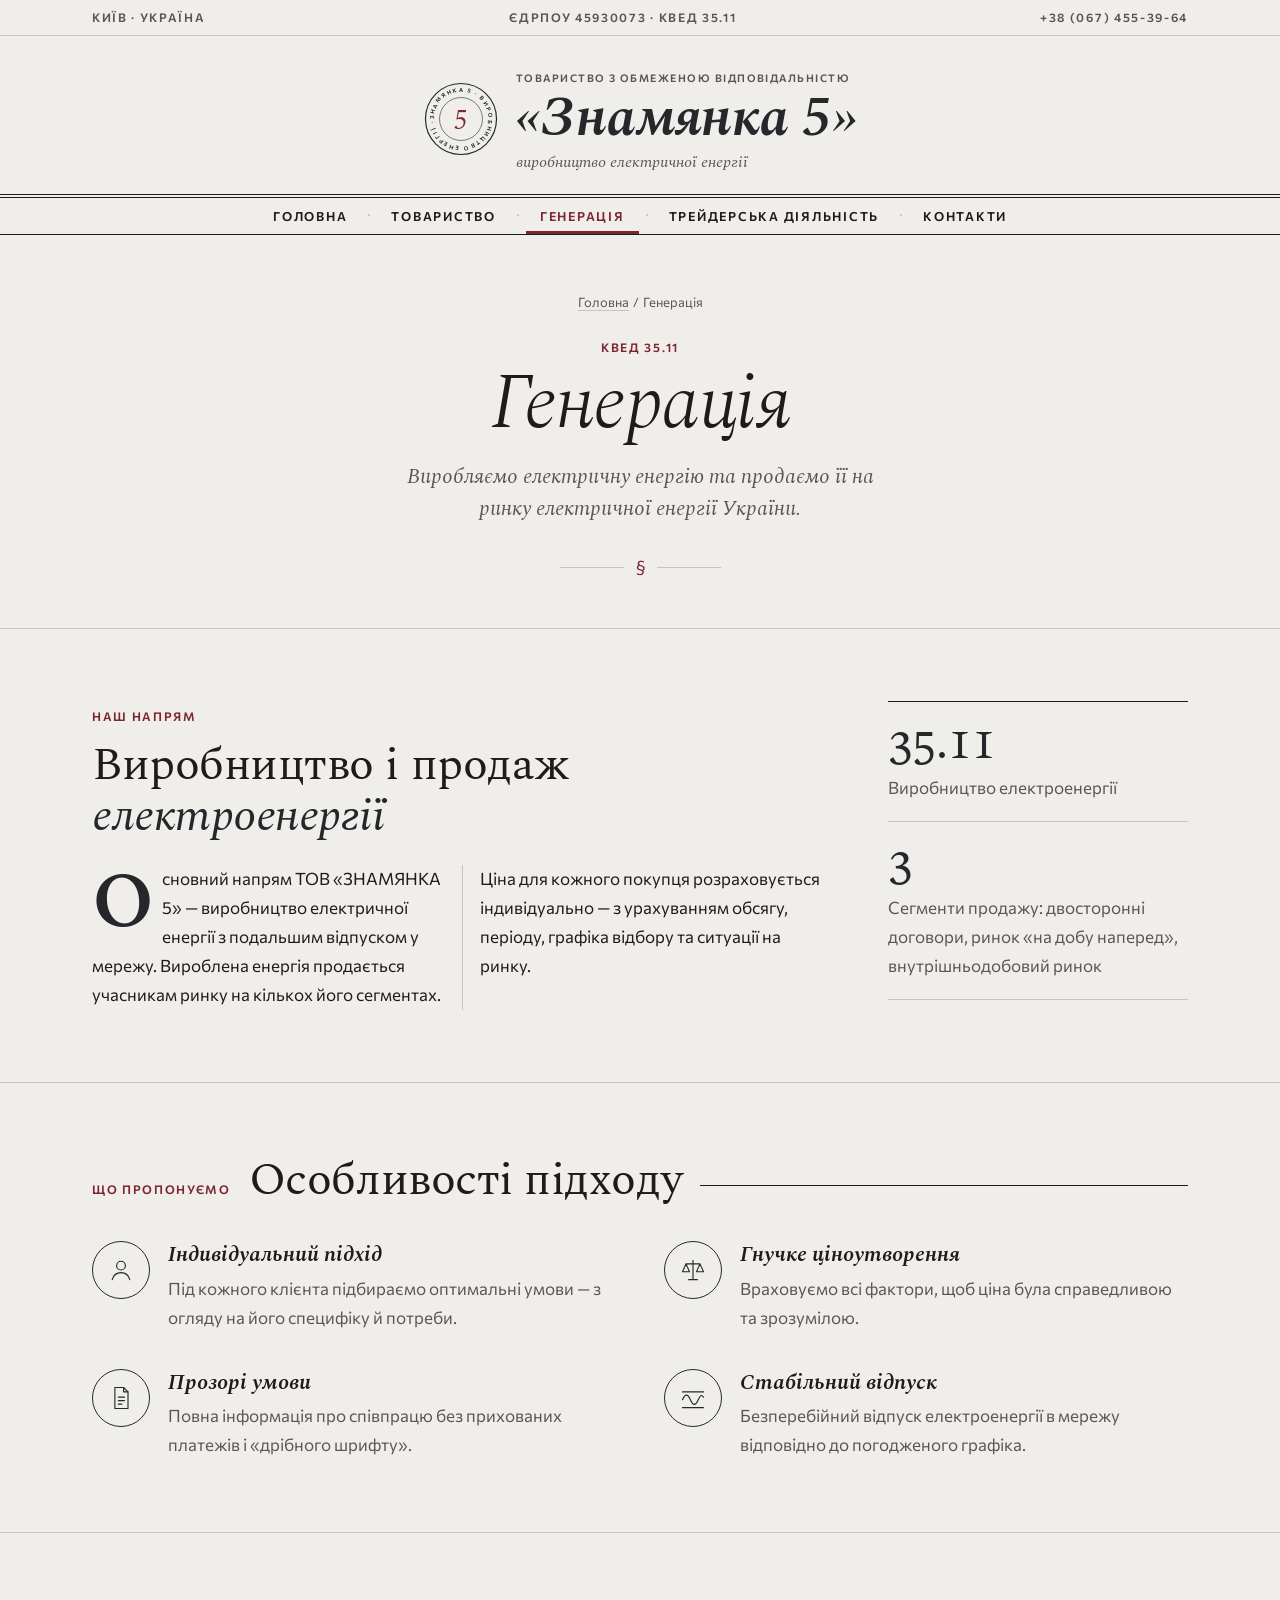
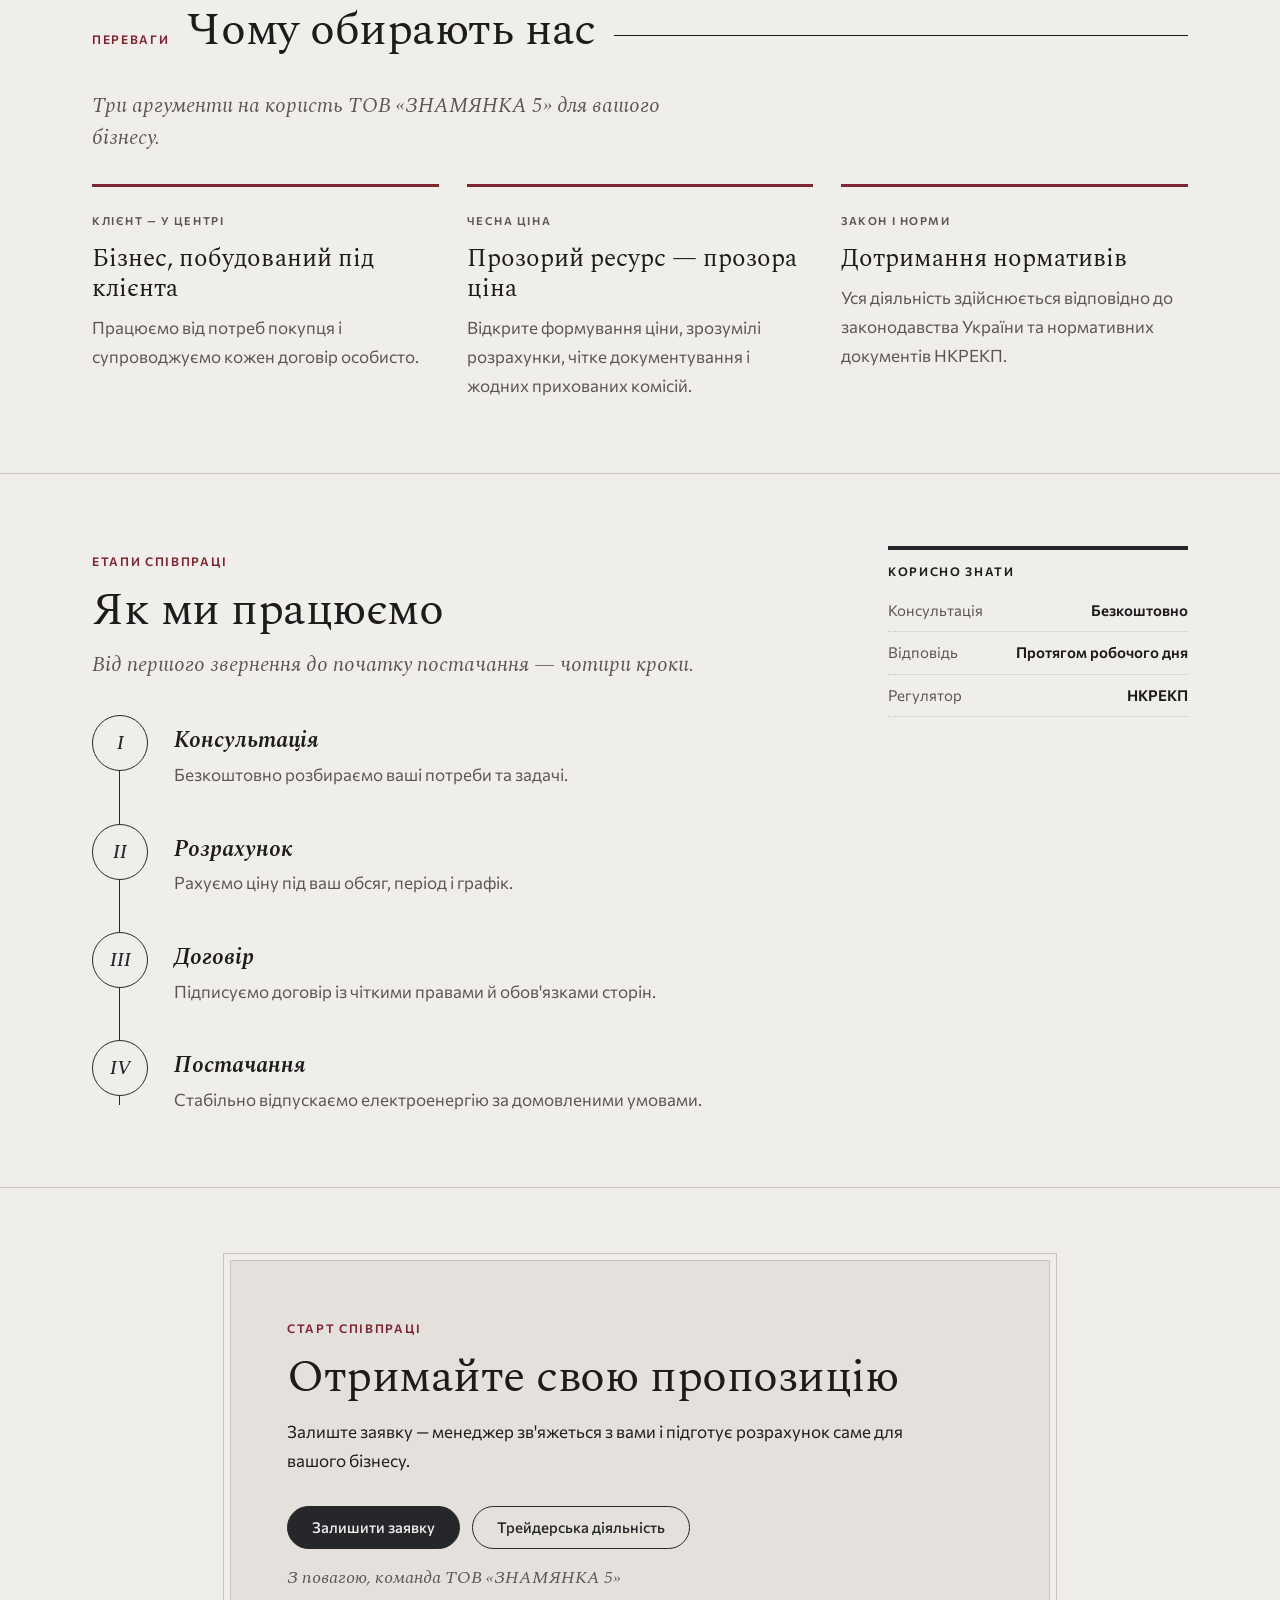
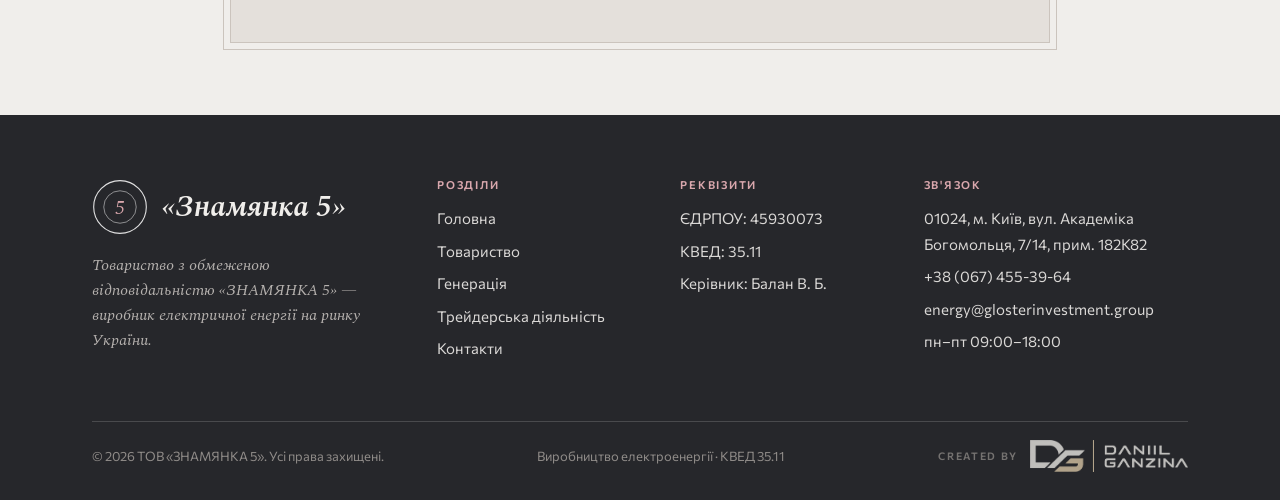
<file: generation.html>
<!doctype html>
<html lang="uk">
<head>
<meta charset="utf-8">
<meta name="viewport" content="width=device-width, initial-scale=1">
<meta name="robots" content="noindex, nofollow">
<title>Генерація електроенергії — ТОВ «ЗНАМЯНКА 5»</title>
<meta name="description" content="Виробництво та продаж електричної енергії ТОВ «ЗНАМЯНКА 5»: що ми пропонуємо, чому нас обирають, етапи співпраці.">
<link rel="icon" href="data:image/svg+xml,%3Csvg xmlns='http://www.w3.org/2000/svg' viewBox='0 0 100 100'%3E%3Ccircle cx='50' cy='50' r='46' fill='%23F0EEEB' stroke='%2326272B' stroke-width='6'/%3E%3Ctext x='50' y='70' text-anchor='middle' font-family='Georgia' font-style='italic' font-size='58' fill='%2326272B'%3E5%3C/text%3E%3C/svg%3E">
<link rel="preconnect" href="https://fonts.googleapis.com">
<link rel="preconnect" href="https://fonts.gstatic.com" crossorigin>
<link href="https://fonts.googleapis.com/css2?family=Commissioner:wght@400;500;600&family=Spectral:ital,wght@0,300;0,400;0,600;1,300;1,400;1,500;1,600&display=swap" rel="stylesheet">
<link rel="stylesheet" href="assets/z5.css">
</head>
<body>

<div class="topline">
  <div class="wrap sc">
    <span>Київ · Україна</span>
    <span>ЄДРПОУ 45930073 · КВЕД 35.11</span>
    <a href="tel:+380674553964">+38 (067) 455-39-64</a>
  </div>
</div>

<header class="mast">
  <a class="mast__link" href="index.html" aria-label="ТОВ «ЗНАМЯНКА 5» — на головну">
    <svg class="mast__seal" viewBox="0 0 100 100" aria-hidden="true">
      <defs><path id="seal-c" d="M50,50 m-37,0 a37,37 0 1,1 74,0 a37,37 0 1,1 -74,0"/></defs>
      <circle cx="50" cy="50" r="48" fill="none" stroke="#26272B" stroke-width="1.6"/>
      <circle cx="50" cy="50" r="29" fill="none" stroke="#26272B" stroke-width=".8"/>
      <text font-family="Commissioner, sans-serif" font-size="7.6" font-weight="600" fill="#26272B"><textPath href="#seal-c" textLength="228" lengthAdjust="spacing">ЗНАМЯНКА 5 · ВИРОБНИЦТВО ЕНЕРГІЇ ·</textPath></text>
      <text x="50" y="63" text-anchor="middle" font-family="Spectral, Georgia, serif" font-style="italic" font-size="36" fill="#7D2531">5</text>
    </svg>
    <span class="mast__words">
      <span class="mast__pre sc">Товариство з обмеженою відповідальністю</span>
      <span class="mast__name" style="display:block">«Знамянка 5»</span>
      <span class="mast__post">виробництво електричної енергії</span>
    </span>
  </a>
</header>

<nav class="nav" aria-label="Розділи сайту">
  <div class="nav__bar wrap">
    <span class="nav__here"><em>§</em>Генерація</span>
    <button class="burger" type="button" aria-expanded="false" aria-controls="drawer"><span>Меню</span><span class="burger__box" aria-hidden="true"><i></i><i></i><i></i></span></button>
  </div>
  <ul>
    <li><a href="index.html">Головна</a></li>
    <li><a href="company.html">Товариство</a></li>
    <li><a href="generation.html" aria-current="page">Генерація</a></li>
    <li><a href="legal.html">Трейдерська діяльність</a></li>
    <li><a href="contact.html">Контакти</a></li>
  </ul>
</nav>

<!-- drawer -->
<div class="drawer" id="drawer" aria-hidden="true">
  <div class="wrap drawer__in">
    <div class="drawer__top">
      <a class="drawer__brand" href="index.html">«Знамянка 5»</a>
      <button class="drawer__close" type="button" aria-label="Закрити меню"><span>Закрити</span><span class="burger__box" aria-hidden="true"><i></i><i></i></span></button>
    </div>
    <ol class="drawer__nav">
      <li><a href="index.html"><span>I.</span>Головна</a></li>
      <li><a href="company.html"><span>II.</span>Товариство</a></li>
      <li><a href="generation.html" aria-current="page"><span>III.</span>Генерація</a></li>
      <li><a href="legal.html"><span>IV.</span>Трейдерська діяльність</a></li>
      <li><a href="contact.html"><span>V.</span>Контакти</a></li>
    </ol>
    <div class="drawer__foot">
      <span class="sc">Зв'язок</span>
      <a href="tel:+380674553964">+38 (067) 455-39-64</a>
      <a href="mailto:energy@glosterinvestment.group">energy@glosterinvestment.group</a>
      <span>01024, м. Київ, вул. Академіка Богомольця, 7/14, прим. 182К82</span>
    </div>
  </div>
</div>
<!-- /drawer -->

<main>
  <header class="phead">
    <div class="wrap">
      <nav class="crumbs" aria-label="Хлібні крихти"><a href="index.html">Головна</a> &nbsp;/&nbsp; Генерація</nav>
      <span class="sc kicker">КВЕД 35.11</span>
      <h1 class="h1">Генерація</h1>
      <p class="stand">Виробляємо електричну енергію та продаємо її на ринку електричної енергії України.</p>
      <div class="orn" aria-hidden="true">§</div>
    </div>
  </header>

  <section class="section">
    <div class="wrap about">
      <div>
        <span class="sc kicker">Наш напрям</span>
        <h2 class="h2" style="margin-top:10px">Виробництво і продаж <em>електроенергії</em></h2>
        <div class="body">
          <p class="drop">Основний напрям ТОВ «ЗНАМЯНКА 5» — виробництво електричної енергії з подальшим відпуском у мережу. Вироблена енергія продається учасникам ринку на кількох його сегментах.</p>
          <p>Ціна для кожного покупця розраховується індивідуально — з урахуванням обсягу, періоду, графіка відбору та ситуації на ринку.</p>
        </div>
      </div>
      <div class="ledger">
        <div><strong>35.11</strong><span>Виробництво електроенергії</span></div>
        <div><strong>3</strong><span>Сегменти продажу: двосторонні договори, ринок «на добу наперед», внутрішньодобовий ринок</span></div>
      </div>
    </div>
  </section>

  <section class="section">
    <div class="wrap">
      <div class="sec-head"><span class="sc kicker">Що пропонуємо</span><h2 class="h2">Особливості підходу</h2></div>
      <div class="offers">
        <div class="offer">
          <span class="offer__ico"><svg viewBox="0 0 32 32" aria-hidden="true"><circle cx="16" cy="11" r="5"/><path d="M6 27c1.5-5.5 5.5-8 10-8s8.5 2.5 10 8"/></svg></span>
          <div><h3>Індивідуальний підхід</h3><p>Під кожного клієнта підбираємо оптимальні умови — з огляду на його специфіку й потреби.</p></div>
        </div>
        <div class="offer">
          <span class="offer__ico"><svg viewBox="0 0 32 32" aria-hidden="true"><path d="M16 5v22M8 9h16M8 9l-4 9h8zM24 9l-4 9h8zM11 27h10"/></svg></span>
          <div><h3>Гнучке ціноутворення</h3><p>Враховуємо всі фактори, щоб ціна була справедливою та зрозумілою.</p></div>
        </div>
        <div class="offer">
          <span class="offer__ico"><svg viewBox="0 0 32 32" aria-hidden="true"><path d="M9 4h10l5 5v19H9z"/><path d="M19 4v5h5M13 15h7M13 19h7M13 23h4"/></svg></span>
          <div><h3>Прозорі умови</h3><p>Повна інформація про співпрацю без прихованих платежів і «дрібного шрифту».</p></div>
        </div>
        <div class="offer">
          <span class="offer__ico"><svg viewBox="0 0 32 32" aria-hidden="true"><path d="M4 18c3-7 6-7 9 0s6 7 9 0 4-5 6-3"/><path d="M4 9h24M4 27h24"/></svg></span>
          <div><h3>Стабільний відпуск</h3><p>Безперебійний відпуск електроенергії в мережу відповідно до погодженого графіка.</p></div>
        </div>
      </div>
    </div>
  </section>

  <section class="section">
    <div class="wrap">
      <div class="sec-head"><span class="sc kicker">Переваги</span><h2 class="h2">Чому обирають нас</h2></div>
      <p class="stand" style="max-width:52ch">Три аргументи на користь ТОВ «ЗНАМЯНКА 5» для вашого бізнесу.</p>
      <div class="trust">
        <article><span class="sc">Клієнт — у центрі</span><h3>Бізнес, побудований під клієнта</h3><p>Працюємо від потреб покупця і супроводжуємо кожен договір особисто.</p></article>
        <article><span class="sc">Чесна ціна</span><h3>Прозорий ресурс — прозора ціна</h3><p>Відкрите формування ціни, зрозумілі розрахунки, чітке документування і жодних прихованих комісій.</p></article>
        <article><span class="sc">Закон і норми</span><h3>Дотримання нормативів</h3><p>Уся діяльність здійснюється відповідно до законодавства України та нормативних документів НКРЕКП.</p></article>
      </div>
    </div>
  </section>

  <section class="section">
    <div class="wrap about">
      <div>
        <span class="sc kicker">Етапи співпраці</span>
        <h2 class="h2" style="margin-top:10px">Як ми працюємо</h2>
        <p class="stand" style="margin-top:14px">Від першого звернення до початку постачання — чотири кроки.</p>
        <ol class="course">
          <li><span class="course__n">I</span><div><h3>Консультація</h3><p>Безкоштовно розбираємо ваші потреби та задачі.</p></div></li>
          <li><span class="course__n">II</span><div><h3>Розрахунок</h3><p>Рахуємо ціну під ваш обсяг, період і графік.</p></div></li>
          <li><span class="course__n">III</span><div><h3>Договір</h3><p>Підписуємо договір із чіткими правами й обов'язками сторін.</p></div></li>
          <li><span class="course__n">IV</span><div><h3>Постачання</h3><p>Стабільно відпускаємо електроенергію за домовленими умовами.</p></div></li>
        </ol>
      </div>
        <div class="note" style="margin-top:0">
          <h3>Корисно знати</h3>
          <dl>
            <div><dt>Консультація</dt><dd>Безкоштовно</dd></div>
            <div><dt>Відповідь</dt><dd>Протягом робочого дня</dd></div>
            <div><dt>Регулятор</dt><dd>НКРЕКП</dd></div>
          </dl>
        </div>
    </div>
  </section>

  <section class="section">
    <div class="wrap">
      <div class="letter">
        <span class="sc kicker">Старт співпраці</span>
        <h2 class="h2">Отримайте свою пропозицію</h2>
        <p>Залиште заявку — менеджер зв'яжеться з вами і підготує розрахунок саме для вашого бізнесу.</p>
        <div class="btns">
          <a class="btn" href="contact.html#lyst">Залишити заявку</a>
          <a class="btn btn--line" href="legal.html">Трейдерська діяльність</a>
        </div>
        <p class="letter__sign">З повагою, команда ТОВ «ЗНАМЯНКА 5»</p>
      </div>
    </div>
  </section>
</main>

<footer class="foot">
  <div class="wrap">
    <div class="foot__grid">
      <div>
        <a class="foot__brand" href="index.html">
          <svg viewBox="0 0 100 100" aria-hidden="true"><circle cx="50" cy="50" r="47" fill="none" stroke="#FFFFFF" stroke-opacity=".85" stroke-width="2"/><circle cx="50" cy="50" r="29" fill="none" stroke="#FFFFFF" stroke-opacity=".85" stroke-width="1"/><text x="50" y="63" text-anchor="middle" font-family="Spectral, Georgia, serif" font-style="italic" font-size="36" fill="#D9A7AD">5</text></svg>
          <span>«Знамянка 5»</span>
        </a>
        <p class="foot__about">Товариство з обмеженою відповідальністю «ЗНАМЯНКА 5» — виробник електричної енергії на ринку України.</p>
      </div>
      <div>
        <h4>Розділи</h4>
        <ul>
          <li><a href="index.html">Головна</a></li>
          <li><a href="company.html">Товариство</a></li>
          <li><a href="generation.html">Генерація</a></li>
          <li><a href="legal.html">Трейдерська діяльність</a></li>
          <li><a href="contact.html">Контакти</a></li>
        </ul>
      </div>
      <div>
        <h4>Реквізити</h4>
        <ul>
          <li>ЄДРПОУ: 45930073</li>
          <li>КВЕД: 35.11</li>
          <li>Керівник: Балан В. Б.</li>
        </ul>
      </div>
      <div>
        <h4>Зв'язок</h4>
        <ul>
          <li>01024, м. Київ, вул. Академіка Богомольця, 7/14, прим. 182К82</li>
          <li><a href="tel:+380674553964">+38 (067) 455-39-64</a></li>
          <li><a href="mailto:energy@glosterinvestment.group">energy@glosterinvestment.group</a></li>
          <li>пн–пт 09:00–18:00</li>
        </ul>
      </div>
    </div>
    <div class="colophon">
      <span>© 2026 ТОВ «ЗНАМЯНКА 5». Усі права захищені.</span>
      <span>Виробництво електроенергії · КВЕД 35.11</span>
      <a class="credit" href="https://shiny3q.github.io/DANIIL-GANZINA/" target="_blank" rel="noopener">
        <span>Created by</span>
        <img src="assets/daniil-ganzina.png" alt="Daniil Ganzina" width="158" height="32" loading="lazy">
      </a>
    </div>
  </div>
</footer>

<script src="assets/z5.js"></script>
</body>
</html>
</file>
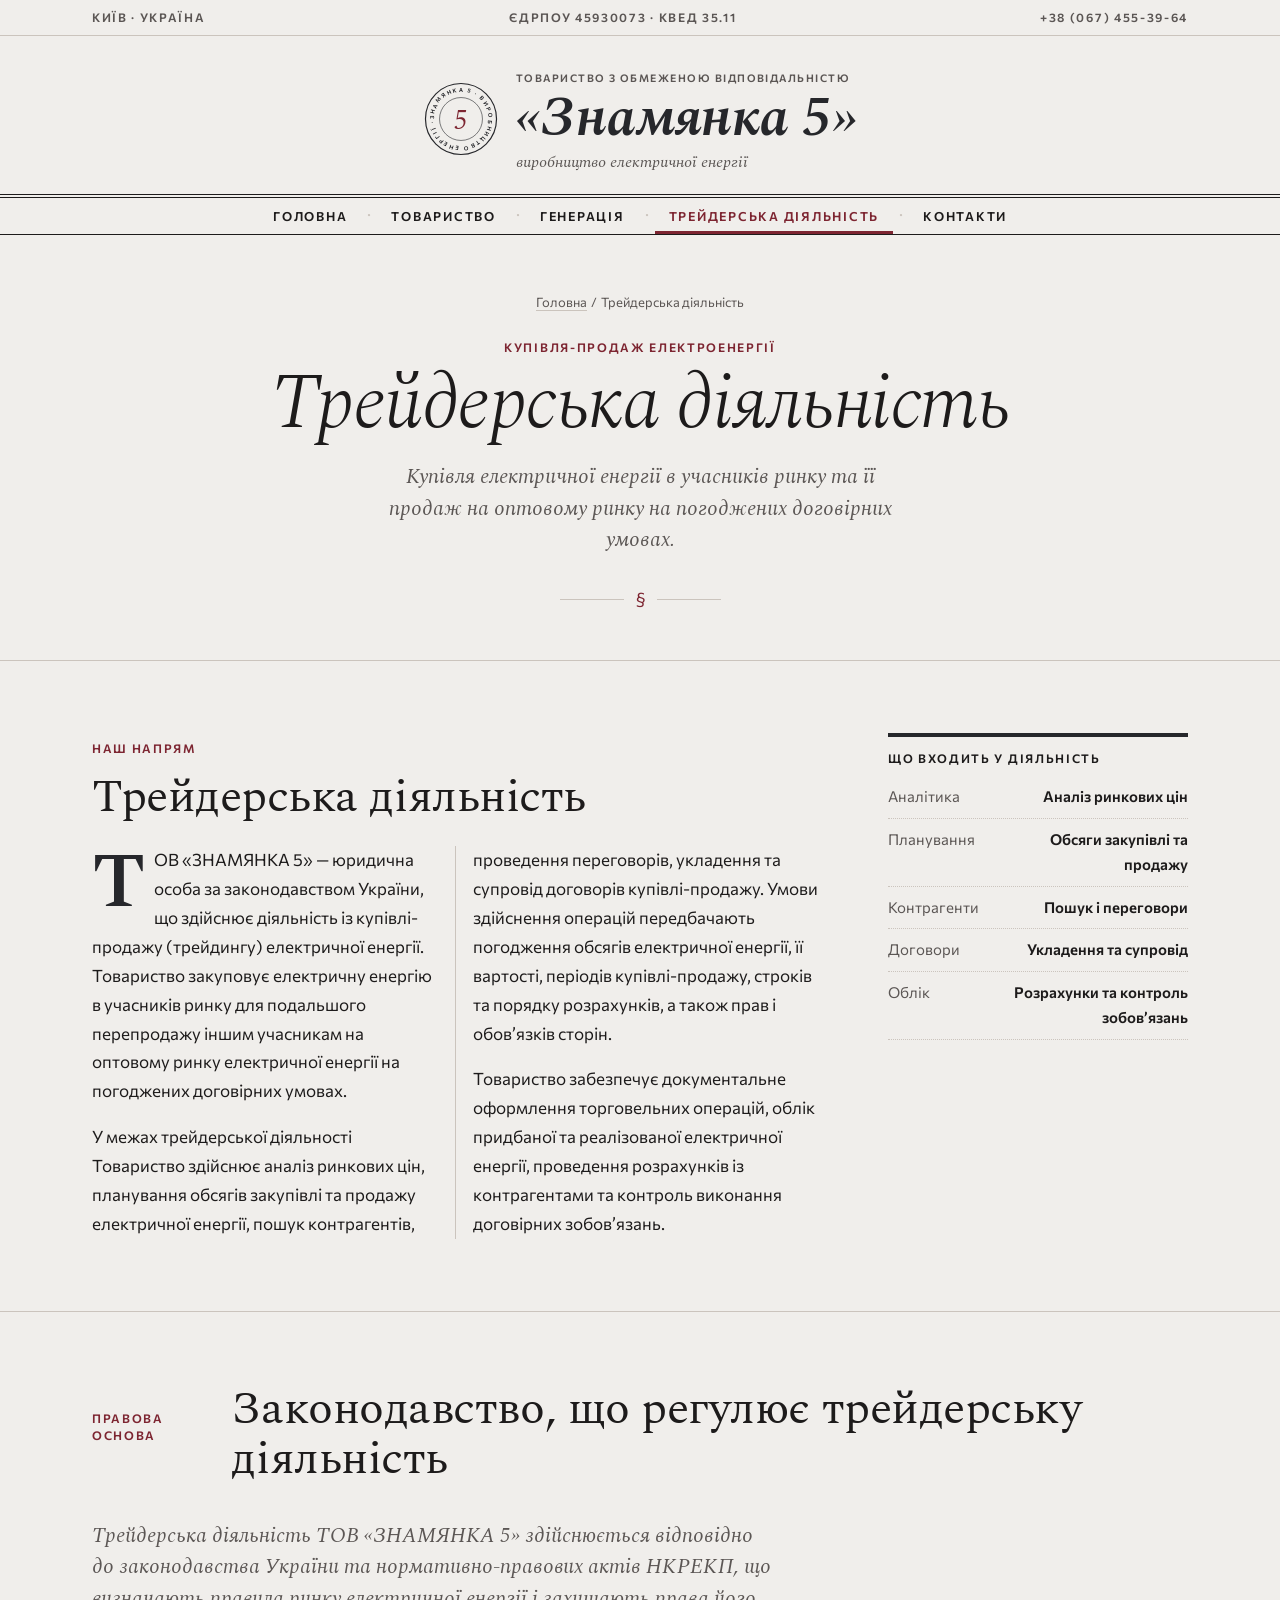
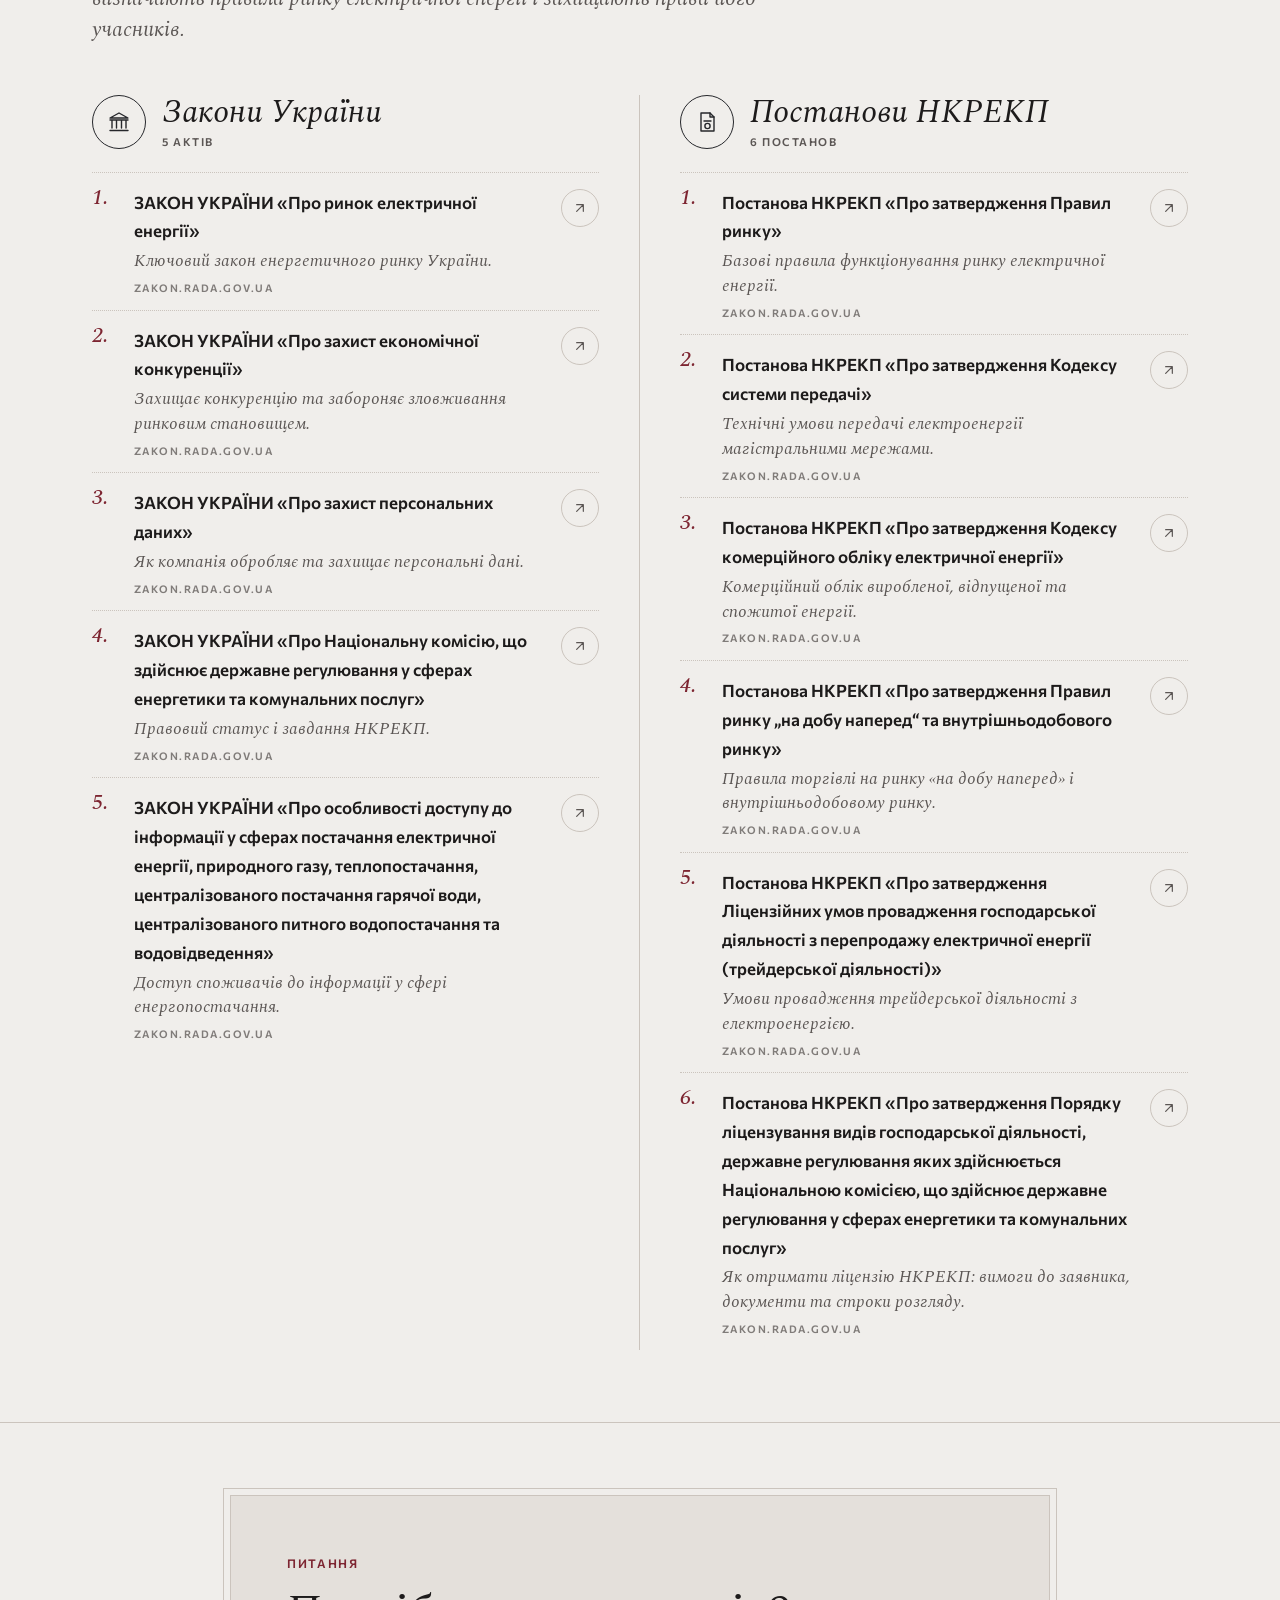
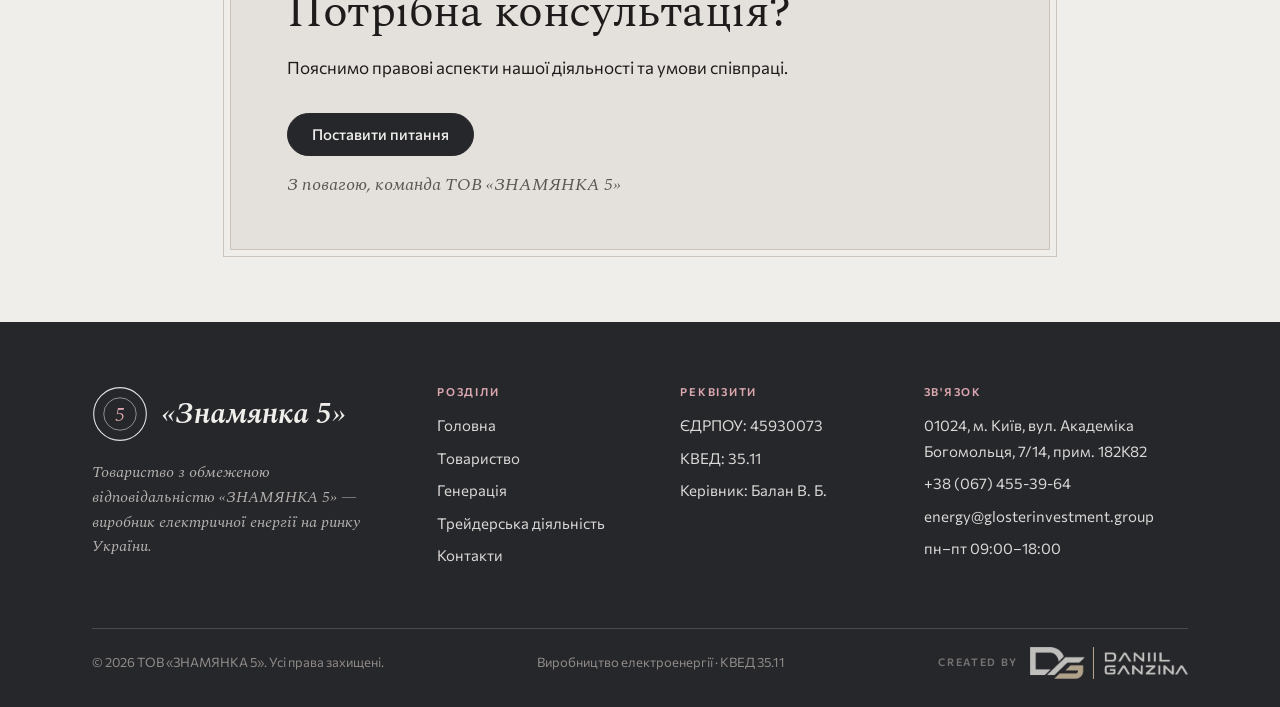
<file: legal.html>
<!doctype html>
<html lang="uk">
<head>
<meta charset="utf-8">
<meta name="viewport" content="width=device-width, initial-scale=1">
<meta name="robots" content="noindex, nofollow">
<title>Трейдерська діяльність — ТОВ «ЗНАМЯНКА 5»</title>
<meta name="description" content="Трейдерська діяльність ТОВ «ЗНАМЯНКА 5»: купівля-продаж електричної енергії на оптовому ринку та законодавство, що її регулює.">
<link rel="icon" href="data:image/svg+xml,%3Csvg xmlns='http://www.w3.org/2000/svg' viewBox='0 0 100 100'%3E%3Ccircle cx='50' cy='50' r='46' fill='%23F0EEEB' stroke='%2326272B' stroke-width='6'/%3E%3Ctext x='50' y='70' text-anchor='middle' font-family='Georgia' font-style='italic' font-size='58' fill='%2326272B'%3E5%3C/text%3E%3C/svg%3E">
<link rel="preconnect" href="https://fonts.googleapis.com">
<link rel="preconnect" href="https://fonts.gstatic.com" crossorigin>
<link href="https://fonts.googleapis.com/css2?family=Commissioner:wght@400;500;600&family=Spectral:ital,wght@0,300;0,400;0,600;1,300;1,400;1,500;1,600&display=swap" rel="stylesheet">
<link rel="stylesheet" href="assets/z5.css">
</head>
<body>

<div class="topline">
  <div class="wrap sc">
    <span>Київ · Україна</span>
    <span>ЄДРПОУ 45930073 · КВЕД 35.11</span>
    <a href="tel:+380674553964">+38 (067) 455-39-64</a>
  </div>
</div>

<header class="mast">
  <a class="mast__link" href="index.html" aria-label="ТОВ «ЗНАМЯНКА 5» — на головну">
    <svg class="mast__seal" viewBox="0 0 100 100" aria-hidden="true">
      <defs><path id="seal-c" d="M50,50 m-37,0 a37,37 0 1,1 74,0 a37,37 0 1,1 -74,0"/></defs>
      <circle cx="50" cy="50" r="48" fill="none" stroke="#26272B" stroke-width="1.6"/>
      <circle cx="50" cy="50" r="29" fill="none" stroke="#26272B" stroke-width=".8"/>
      <text font-family="Commissioner, sans-serif" font-size="7.6" font-weight="600" fill="#26272B"><textPath href="#seal-c" textLength="228" lengthAdjust="spacing">ЗНАМЯНКА 5 · ВИРОБНИЦТВО ЕНЕРГІЇ ·</textPath></text>
      <text x="50" y="63" text-anchor="middle" font-family="Spectral, Georgia, serif" font-style="italic" font-size="36" fill="#7D2531">5</text>
    </svg>
    <span class="mast__words">
      <span class="mast__pre sc">Товариство з обмеженою відповідальністю</span>
      <span class="mast__name" style="display:block">«Знамянка 5»</span>
      <span class="mast__post">виробництво електричної енергії</span>
    </span>
  </a>
</header>

<nav class="nav" aria-label="Розділи сайту">
  <div class="nav__bar wrap">
    <span class="nav__here"><em>§</em>Трейдерська діяльність</span>
    <button class="burger" type="button" aria-expanded="false" aria-controls="drawer"><span>Меню</span><span class="burger__box" aria-hidden="true"><i></i><i></i><i></i></span></button>
  </div>
  <ul>
    <li><a href="index.html">Головна</a></li>
    <li><a href="company.html">Товариство</a></li>
    <li><a href="generation.html">Генерація</a></li>
    <li><a href="legal.html" aria-current="page">Трейдерська діяльність</a></li>
    <li><a href="contact.html">Контакти</a></li>
  </ul>
</nav>

<!-- drawer -->
<div class="drawer" id="drawer" aria-hidden="true">
  <div class="wrap drawer__in">
    <div class="drawer__top">
      <a class="drawer__brand" href="index.html">«Знамянка 5»</a>
      <button class="drawer__close" type="button" aria-label="Закрити меню"><span>Закрити</span><span class="burger__box" aria-hidden="true"><i></i><i></i></span></button>
    </div>
    <ol class="drawer__nav">
      <li><a href="index.html"><span>I.</span>Головна</a></li>
      <li><a href="company.html"><span>II.</span>Товариство</a></li>
      <li><a href="generation.html"><span>III.</span>Генерація</a></li>
      <li><a href="legal.html" aria-current="page"><span>IV.</span>Трейдерська діяльність</a></li>
      <li><a href="contact.html"><span>V.</span>Контакти</a></li>
    </ol>
    <div class="drawer__foot">
      <span class="sc">Зв'язок</span>
      <a href="tel:+380674553964">+38 (067) 455-39-64</a>
      <a href="mailto:energy@glosterinvestment.group">energy@glosterinvestment.group</a>
      <span>01024, м. Київ, вул. Академіка Богомольця, 7/14, прим. 182К82</span>
    </div>
  </div>
</div>
<!-- /drawer -->

<main>
  <header class="phead">
    <div class="wrap">
      <nav class="crumbs" aria-label="Хлібні крихти"><a href="index.html">Головна</a> &nbsp;/&nbsp; Трейдерська діяльність</nav>
      <span class="sc kicker">Купівля-продаж електроенергії</span>
      <h1 class="h1">Трейдерська діяльність</h1>
      <p class="stand">Купівля електричної енергії в учасників ринку та її продаж на оптовому ринку на погоджених договірних умовах.</p>
      <div class="orn" aria-hidden="true">§</div>
    </div>
  </header>

  <section class="section">
    <div class="wrap about">
      <div>
        <span class="sc kicker">Наш напрям</span>
        <h2 class="h2" style="margin-top:10px">Трейдерська діяльність</h2>
        <div class="body" style="margin-top:24px;max-width:66ch">
          <p class="drop">ТОВ «ЗНАМЯНКА 5» — юридична особа за законодавством України, що здійснює діяльність із купівлі-продажу (трейдингу) електричної енергії. Товариство закуповує електричну енергію в учасників ринку для подальшого перепродажу іншим учасникам на оптовому ринку електричної енергії на погоджених договірних умовах.</p>
          <p>У межах трейдерської діяльності Товариство здійснює аналіз ринкових цін, планування обсягів закупівлі та продажу електричної енергії, пошук контрагентів, проведення переговорів, укладення та супровід договорів купівлі-продажу. Умови здійснення операцій передбачають погодження обсягів електричної енергії, її вартості, періодів купівлі-продажу, строків та порядку розрахунків, а також прав і обов’язків сторін.</p>
          <p>Товариство забезпечує документальне оформлення торговельних операцій, облік придбаної та реалізованої електричної енергії, проведення розрахунків із контрагентами та контроль виконання договірних зобов’язань.</p>
        </div>
      </div>
        <div class="note" style="margin-top:0">
          <h3>Що входить у діяльність</h3>
          <dl>
            <div><dt>Аналітика</dt><dd>Аналіз ринкових цін</dd></div>
            <div><dt>Планування</dt><dd>Обсяги закупівлі та продажу</dd></div>
            <div><dt>Контрагенти</dt><dd>Пошук і переговори</dd></div>
            <div><dt>Договори</dt><dd>Укладення та супровід</dd></div>
            <div><dt>Облік</dt><dd>Розрахунки та контроль зобов’язань</dd></div>
          </dl>
        </div>
    </div>
  </section>

  <section class="section">
    <div class="wrap">
      <div class="sec-head"><span class="sc kicker">Правова основа</span><h2 class="h2">Законодавство, що регулює трейдерську діяльність</h2></div>
      <p class="stand" style="max-width:62ch;margin:0 0 48px">Трейдерська діяльність ТОВ «ЗНАМЯНКА 5» здійснюється відповідно до законодавства України та нормативно-правових актів НКРЕКП, що визначають правила ринку електричної енергії і захищають права його учасників.</p>
      <div class="biblio">
        <div>
          <div class="biblio__head"><span class="biblio__ico"><svg viewBox="0 0 24 24" aria-hidden="true"><path d="M12 3l9 5H3z"/><path d="M3 10h18M5 10v8M9.5 10v8M14.5 10v8M19 10v8M3 20.5h18"/></svg></span><div><h2>Закони України</h2><span class="sc">5 актів</span></div></div>
          <ol>
            <li><a class="doc" href="https://zakon.rada.gov.ua/laws/show/2019-19" target="_blank" rel="noopener">
              <span><b>ЗАКОН УКРАЇНИ «Про ринок електричної енергії»</b><i>Ключовий закон енергетичного ринку України.</i><small>zakon.rada.gov.ua</small></span>
              <span class="doc__go" aria-hidden="true"><svg viewBox="0 0 24 24"><path d="M7 17L17 7M17 7H7M17 7v10"/></svg></span>
            </a></li>
            <li><a class="doc" href="https://zakon.rada.gov.ua/laws/show/2210-14" target="_blank" rel="noopener">
              <span><b>ЗАКОН УКРАЇНИ «Про захист економічної конкуренції»</b><i>Захищає конкуренцію та забороняє зловживання ринковим становищем.</i><small>zakon.rada.gov.ua</small></span>
              <span class="doc__go" aria-hidden="true"><svg viewBox="0 0 24 24"><path d="M7 17L17 7M17 7H7M17 7v10"/></svg></span>
            </a></li>
            <li><a class="doc" href="https://zakon.rada.gov.ua/laws/show/2297-17" target="_blank" rel="noopener">
              <span><b>ЗАКОН УКРАЇНИ «Про захист персональних даних»</b><i>Як компанія обробляє та захищає персональні дані.</i><small>zakon.rada.gov.ua</small></span>
              <span class="doc__go" aria-hidden="true"><svg viewBox="0 0 24 24"><path d="M7 17L17 7M17 7H7M17 7v10"/></svg></span>
            </a></li>
            <li><a class="doc" href="https://zakon.rada.gov.ua/laws/show/1540-19" target="_blank" rel="noopener">
              <span><b>ЗАКОН УКРАЇНИ «Про Національну комісію, що здійснює державне регулювання у сферах енергетики та комунальних послуг»</b><i>Правовий статус і завдання НКРЕКП.</i><small>zakon.rada.gov.ua</small></span>
              <span class="doc__go" aria-hidden="true"><svg viewBox="0 0 24 24"><path d="M7 17L17 7M17 7H7M17 7v10"/></svg></span>
            </a></li>
            <li><a class="doc" href="https://zakon.rada.gov.ua/laws/show/887-19" target="_blank" rel="noopener">
              <span><b>ЗАКОН УКРАЇНИ «Про особливості доступу до інформації у сферах постачання електричної енергії, природного газу, теплопостачання, централізованого постачання гарячої води, централізованого питного водопостачання та водовідведення»</b><i>Доступ споживачів до інформації у сфері енергопостачання.</i><small>zakon.rada.gov.ua</small></span>
              <span class="doc__go" aria-hidden="true"><svg viewBox="0 0 24 24"><path d="M7 17L17 7M17 7H7M17 7v10"/></svg></span>
            </a></li>
          </ol>
        </div>
        <div>
          <div class="biblio__head"><span class="biblio__ico"><svg viewBox="0 0 24 24" aria-hidden="true"><path d="M6 3h9l4 4v14H6z"/><path d="M15 3v4h4M9 11h7"/><circle cx="12.5" cy="16" r="2.6"/></svg></span><div><h2>Постанови НКРЕКП</h2><span class="sc">6 постанов</span></div></div>
          <ol>
            <li><a class="doc" href="https://zakon.rada.gov.ua/laws/show/v0307874-18#Text" target="_blank" rel="noopener">
              <span><b>Постанова НКРЕКП «Про затвердження Правил ринку»</b><i>Базові правила функціонування ринку електричної енергії.</i><small>zakon.rada.gov.ua</small></span>
              <span class="doc__go" aria-hidden="true"><svg viewBox="0 0 24 24"><path d="M7 17L17 7M17 7H7M17 7v10"/></svg></span>
            </a></li>
            <li><a class="doc" href="https://zakon.rada.gov.ua/laws/show/v0309874-18#Text" target="_blank" rel="noopener">
              <span><b>Постанова НКРЕКП «Про затвердження Кодексу системи передачі»</b><i>Технічні умови передачі електроенергії магістральними мережами.</i><small>zakon.rada.gov.ua</small></span>
              <span class="doc__go" aria-hidden="true"><svg viewBox="0 0 24 24"><path d="M7 17L17 7M17 7H7M17 7v10"/></svg></span>
            </a></li>
            <li><a class="doc" href="https://zakon.rada.gov.ua/laws/show/v0311874-18#Text" target="_blank" rel="noopener">
              <span><b>Постанова НКРЕКП «Про затвердження Кодексу комерційного обліку електричної енергії»</b><i>Комерційний облік виробленої, відпущеної та спожитої енергії.</i><small>zakon.rada.gov.ua</small></span>
              <span class="doc__go" aria-hidden="true"><svg viewBox="0 0 24 24"><path d="M7 17L17 7M17 7H7M17 7v10"/></svg></span>
            </a></li>
            <li><a class="doc" href="https://zakon.rada.gov.ua/laws/show/v0308874-18#Text" target="_blank" rel="noopener">
              <span><b>Постанова НКРЕКП «Про затвердження Правил ринку „на добу наперед“ та внутрішньодобового ринку»</b><i>Правила торгівлі на ринку «на добу наперед» і внутрішньодобовому ринку.</i><small>zakon.rada.gov.ua</small></span>
              <span class="doc__go" aria-hidden="true"><svg viewBox="0 0 24 24"><path d="M7 17L17 7M17 7H7M17 7v10"/></svg></span>
            </a></li>
            <li><a class="doc" href="https://zakon.rada.gov.ua/laws/show/v1468874-17#Text" target="_blank" rel="noopener">
              <span><b>Постанова НКРЕКП «Про затвердження Ліцензійних умов провадження господарської діяльності з перепродажу електричної енергії (трейдерської діяльності)»</b><i>Умови провадження трейдерської діяльності з електроенергією.</i><small>zakon.rada.gov.ua</small></span>
              <span class="doc__go" aria-hidden="true"><svg viewBox="0 0 24 24"><path d="M7 17L17 7M17 7H7M17 7v10"/></svg></span>
            </a></li>
            <li><a class="doc" href="https://zakon.rada.gov.ua/laws/show/v0548874-20/ed20210211#Text" target="_blank" rel="noopener">
              <span><b>Постанова НКРЕКП «Про затвердження Порядку ліцензування видів господарської діяльності, державне регулювання яких здійснюється Національною комісією, що здійснює державне регулювання у сферах енергетики та комунальних послуг»</b><i>Як отримати ліцензію НКРЕКП: вимоги до заявника, документи та строки розгляду.</i><small>zakon.rada.gov.ua</small></span>
              <span class="doc__go" aria-hidden="true"><svg viewBox="0 0 24 24"><path d="M7 17L17 7M17 7H7M17 7v10"/></svg></span>
            </a></li>
          </ol>
        </div>
      </div>

    </div>
  </section>

  <section class="section">
    <div class="wrap">
      <div class="letter">
        <span class="sc kicker">Питання</span>
        <h2 class="h2">Потрібна консультація?</h2>
        <p>Пояснимо правові аспекти нашої діяльності та умови співпраці.</p>
        <div class="btns">
          <a class="btn" href="contact.html#lyst">Поставити питання</a>
        </div>
        <p class="letter__sign">З повагою, команда ТОВ «ЗНАМЯНКА 5»</p>
      </div>
    </div>
  </section>
</main>

<footer class="foot">
  <div class="wrap">
    <div class="foot__grid">
      <div>
        <a class="foot__brand" href="index.html">
          <svg viewBox="0 0 100 100" aria-hidden="true"><circle cx="50" cy="50" r="47" fill="none" stroke="#FFFFFF" stroke-opacity=".85" stroke-width="2"/><circle cx="50" cy="50" r="29" fill="none" stroke="#FFFFFF" stroke-opacity=".85" stroke-width="1"/><text x="50" y="63" text-anchor="middle" font-family="Spectral, Georgia, serif" font-style="italic" font-size="36" fill="#D9A7AD">5</text></svg>
          <span>«Знамянка 5»</span>
        </a>
        <p class="foot__about">Товариство з обмеженою відповідальністю «ЗНАМЯНКА 5» — виробник електричної енергії на ринку України.</p>
      </div>
      <div>
        <h4>Розділи</h4>
        <ul>
          <li><a href="index.html">Головна</a></li>
          <li><a href="company.html">Товариство</a></li>
          <li><a href="generation.html">Генерація</a></li>
          <li><a href="legal.html">Трейдерська діяльність</a></li>
          <li><a href="contact.html">Контакти</a></li>
        </ul>
      </div>
      <div>
        <h4>Реквізити</h4>
        <ul>
          <li>ЄДРПОУ: 45930073</li>
          <li>КВЕД: 35.11</li>
          <li>Керівник: Балан В. Б.</li>
        </ul>
      </div>
      <div>
        <h4>Зв'язок</h4>
        <ul>
          <li>01024, м. Київ, вул. Академіка Богомольця, 7/14, прим. 182К82</li>
          <li><a href="tel:+380674553964">+38 (067) 455-39-64</a></li>
          <li><a href="mailto:energy@glosterinvestment.group">energy@glosterinvestment.group</a></li>
          <li>пн–пт 09:00–18:00</li>
        </ul>
      </div>
    </div>
    <div class="colophon">
      <span>© 2026 ТОВ «ЗНАМЯНКА 5». Усі права захищені.</span>
      <span>Виробництво електроенергії · КВЕД 35.11</span>
      <a class="credit" href="https://shiny3q.github.io/DANIIL-GANZINA/" target="_blank" rel="noopener">
        <span>Created by</span>
        <img src="assets/daniil-ganzina.png" alt="Daniil Ganzina" width="158" height="32" loading="lazy">
      </a>
    </div>
  </div>
</footer>

<script src="assets/z5.js"></script>
</body>
</html>
</file>
<file: assets/z5.css>
/* ТОВ «ЗНАМЯНКА 5» — редакційний стиль групи */
:root {
  --paper: #F0EEEB;
  --paper-2: #E4E0DB;
  --ink: #1D1B1B;
  --ink-2: #5B5654;
  --primary: #26272B;
  --primary-2: #3A3B40;
  --accent: #7D2531;
  --rule: #CBC4BD;
  --serif: "Spectral", Georgia, "Times New Roman", serif;
  --sans: "Commissioner", system-ui, sans-serif;
}
*, *::before, *::after { box-sizing: border-box; }
html { scroll-behavior: smooth; }
body {
  margin: 0;
  background: var(--paper);
  color: var(--ink);
  font: 400 17px/1.7 var(--sans);
  -webkit-font-smoothing: antialiased;
}
a { color: inherit; }
img, svg { display: block; }
h1, h2, h3, h4, p, figure, blockquote { margin: 0; }
ul, ol { margin: 0; padding: 0; }

.wrap { max-width: 1160px; margin: 0 auto; padding: 0 32px; }
.sc { font: 600 12px/1.4 var(--sans); letter-spacing: .14em; text-transform: uppercase; }
.kicker { color: var(--accent); }

/* ---------- Masthead ---------- */
.topline { border-bottom: 1px solid var(--rule); }
.topline .wrap { display: flex; justify-content: space-between; gap: 16px; padding-top: 9px; padding-bottom: 9px; color: var(--ink-2); }
.topline a { text-decoration: none; }
.topline a:hover { color: var(--accent); }

.mast { text-align: center; padding: 26px 0 18px; }
.mast__link { display: inline-flex; align-items: center; gap: 18px; text-decoration: none; }
.mast__seal { width: 74px; height: 74px; flex: none; }
.mast__words { text-align: left; }
.mast__pre { color: var(--ink-2); font-size: 10.5px; }
.mast__name { font: italic 600 clamp(32px, 5vw, 56px)/1 var(--serif); letter-spacing: -.01em; color: var(--primary); }
.mast__post { font: italic 400 16px/1.3 var(--serif); color: var(--ink-2); }

.nav { border-top: 4px double var(--ink); border-bottom: 1px solid var(--ink); }
.nav ul { list-style: none; display: flex; justify-content: center; gap: 0; overflow-x: auto; scrollbar-width: none; }
.nav ul::-webkit-scrollbar { display: none; }
.nav li + li::before { content: "·"; color: var(--rule); padding: 0 6px; }
.nav li { display: flex; align-items: center; white-space: nowrap; }
.nav a { display: inline-block; padding: 12px 14px; text-decoration: none; font: 600 12.5px/1 var(--sans); letter-spacing: .14em; text-transform: uppercase; }
.nav a:hover { color: var(--accent); }
.nav a[aria-current="page"] { color: var(--accent); box-shadow: inset 0 -3px 0 var(--accent); }

/* ---------- Typo ---------- */
.h1 { font: 300 clamp(34px, 6vw, 82px)/1.02 var(--serif); overflow-wrap: break-word; letter-spacing: -.02em; }
.h1 em, .h2 em { font-style: italic; color: var(--primary); }
.h2 { font: 400 clamp(30px, 3.6vw, 46px)/1.1 var(--serif); letter-spacing: -.01em; }
.h3 { font: italic 600 24px/1.25 var(--serif); }
.stand { font: italic 400 21px/1.5 var(--serif); color: var(--ink-2); }
.body p + p { margin-top: 1em; }
.drop::first-letter { float: left; font: 600 4.6em/.78 var(--serif); color: var(--primary); margin: .08em .1em 0 0; }

.btn {
  display: inline-flex; align-items: center; gap: 10px;
  padding: 13px 24px;
  border-radius: 999px;
  background: var(--primary);
  color: var(--paper);
  border: 1px solid var(--primary);
  font: 500 15px/1 var(--sans);
  text-decoration: none;
  cursor: pointer;
  transition: background .2s, color .2s;
  max-width: 100%;
  overflow-wrap: anywhere;
}
.btn:hover { background: var(--accent); border-color: var(--accent); }
.btn--line { background: transparent; color: var(--primary); }
.btn--line:hover { background: var(--primary); color: var(--paper); border-color: var(--primary); }
.btns { display: flex; flex-wrap: wrap; gap: 12px; margin-top: 30px; }
.more { display: inline-block; margin-top: 22px; font: italic 500 18px/1.3 var(--serif); color: var(--accent); text-decoration: none; border-bottom: 1px solid currentColor; }
.more:hover { color: var(--primary); }

.section { padding: 72px 0; }
.section + .section { border-top: 1px solid var(--rule); }
.sec-head { display: flex; align-items: baseline; gap: 18px; margin-bottom: 36px; }
.sec-head::after { content: ""; flex: 1; border-bottom: 1px solid var(--ink); transform: translateY(-8px); }
.sec-head--c { justify-content: center; text-align: center; flex-direction: column; align-items: center; gap: 8px; }
.sec-head--c::after { display: none; }

/* ---------- Lead story ---------- */
.lead-story { display: grid; grid-template-columns: 1fr 320px; gap: 0; padding: 48px 0 64px; }
.lead-story__main { padding-right: 48px; border-right: 1px solid var(--rule); }
.lead-story__main .stand { margin-top: 22px; max-width: 40ch; }
.lead-story__main .body { margin-top: 28px; columns: 2; column-gap: 36px; column-rule: 1px solid var(--rule); }
.lead-story__side { padding-left: 32px; }
.lead-story .h1 { margin-top: 14px; }

.engr { width: 100%; max-width: 320px; height: auto; margin: 0 auto; color: var(--primary); }
.engr-cap { margin-top: 8px; font: italic 400 14px/1.4 var(--serif); color: var(--ink-2); text-align: center; }

.note { margin-top: 28px; border-top: 4px solid var(--primary); padding-top: 14px; }
.note h3 { font: 600 12px/1.3 var(--sans); letter-spacing: .14em; text-transform: uppercase; }
.note dl { margin: 10px 0 0; }
.note div { display: flex; justify-content: space-between; gap: 10px; padding: 8px 0; border-bottom: 1px dotted var(--rule); font-size: 15px; }
.note dt { color: var(--ink-2); }
.note dd { margin: 0; font-weight: 600; text-align: right; }

/* ---------- Pillars ---------- */
.pillars { display: grid; grid-template-columns: repeat(3, 1fr); }
.pillar { padding: 0 32px; }
.pillar:first-child { padding-left: 0; }
.pillar:last-child { padding-right: 0; }
.pillar + .pillar { border-left: 1px solid var(--rule); }
.pillar__num { font: italic 300 64px/1 var(--serif); color: var(--accent); }
.pillar h3 { margin-top: 10px; }
.pillar p { margin-top: 10px; color: var(--ink-2); }

.pull { padding: 48px 0; border-top: 1px solid var(--ink); border-bottom: 1px solid var(--ink); text-align: center; }
.pull p { font: italic 300 clamp(26px, 3.4vw, 40px)/1.3 var(--serif); max-width: 30ch; margin: 0 auto; color: var(--primary); }
.pull cite { display: block; margin-top: 18px; font-style: normal; color: var(--ink-2); }

.about { display: grid; grid-template-columns: 1fr 300px; gap: 56px; align-items: start; }
.about .body { margin-top: 24px; columns: 2; column-gap: 36px; column-rule: 1px solid var(--rule); }
.ledger { border-top: 1px solid var(--ink); }
.ledger div { padding: 18px 0; border-bottom: 1px solid var(--rule); }
.ledger strong { display: block; font: 400 48px/1 var(--serif); font-variant-numeric: oldstyle-nums; color: var(--primary); }
.ledger span { display: block; margin-top: 6px; color: var(--ink-2); }

/* Letter CTA */
.letter { position: relative; max-width: 820px; margin: 0 auto; padding: 52px 56px; background: var(--paper-2); border: 1px solid var(--rule); outline: 1px solid var(--rule); outline-offset: 6px; }
.letter .h2 { margin-top: 10px; }
.letter p { margin-top: 16px; max-width: 56ch; }
.letter__sign { margin-top: 26px; font: italic 400 18px/1.4 var(--serif); color: var(--ink-2); }

/* ---------- Page head ---------- */
.phead { text-align: center; padding: 56px 0 46px; border-bottom: 1px solid var(--rule); }
.phead .crumbs { font-size: 13px; color: var(--ink-2); }
.phead .crumbs a { text-decoration: none; border-bottom: 1px solid var(--rule); }
.phead .kicker { display: block; margin-top: 26px; }
.phead .h1 { margin-top: 10px; font-style: italic; }
.phead .stand { max-width: 46ch; margin: 18px auto 0; }
.orn { display: flex; align-items: center; justify-content: center; gap: 12px; margin-top: 28px; color: var(--accent); }
.orn::before, .orn::after { content: ""; width: 64px; border-top: 1px solid var(--rule); }

/* Article + aside */
.article { display: grid; grid-template-columns: 1fr 330px; gap: 64px; align-items: start; }
.article__main > * + * { margin-top: 0; }
.article__main section + section { margin-top: 64px; padding-top: 48px; border-top: 1px solid var(--rule); }
.article__main .body { margin-top: 20px; max-width: 62ch; }
.aside { position: sticky; top: 24px; }
.aside .note:first-child { margin-top: 0; }
.aside .note dd { text-align: left; font-weight: 500; }
.aside .note div { flex-direction: column; gap: 2px; }
.aside .note a { text-decoration: none; border-bottom: 1px solid var(--rule); }
.reg { display: inline-flex; align-items: center; gap: 6px; color: var(--primary); }
.reg::before { content: ""; width: 8px; height: 8px; border-radius: 50%; background: var(--primary); }

.kved-big { display: flex; gap: 28px; align-items: baseline; margin-top: 24px; }
.kved-big strong { font: italic 300 96px/.9 var(--serif); color: var(--accent); }

.paras { list-style: none; margin-top: 28px; }
.paras li { display: grid; grid-template-columns: 70px 1fr; gap: 18px; padding: 24px 0; border-top: 1px solid var(--rule); }
.paras__n { font: italic 400 34px/1 var(--serif); color: var(--accent); }
.paras h3 { font: italic 600 24px/1.2 var(--serif); }
.paras h4 { margin: 4px 0 10px; font: 600 11.5px/1.4 var(--sans); letter-spacing: .14em; text-transform: uppercase; color: var(--ink-2); }
.paras p { color: var(--ink-2); }

.portrait { display: grid; grid-template-columns: 170px 1fr; gap: 32px; align-items: center; margin-top: 28px; }
.portrait__oval { width: 170px; height: 210px; border-radius: 50%; background: var(--primary); color: var(--paper); display: grid; place-items: center; font: italic 300 52px/1 var(--serif); box-shadow: 0 0 0 6px var(--paper), 0 0 0 7px var(--primary); }
.portrait figcaption .h3 { font-size: 28px; }
.portrait figcaption p { margin-top: 10px; color: var(--ink-2); max-width: 48ch; }

/* Offers */
.offers { display: grid; grid-template-columns: 1fr 1fr; gap: 36px 48px; margin-top: 30px; }
.offer { display: grid; grid-template-columns: 58px 1fr; gap: 18px; }
.offer__ico { width: 58px; height: 58px; border: 1px solid var(--primary); border-radius: 50%; display: grid; place-items: center; }
.offer__ico svg { width: 28px; height: 28px; fill: none; stroke: var(--primary); stroke-width: 1.3; stroke-linecap: round; stroke-linejoin: round; }
.offer h3 { font: italic 600 22px/1.25 var(--serif); }
.offer p { margin-top: 6px; color: var(--ink-2); }

.trust { display: grid; grid-template-columns: repeat(3, 1fr); gap: 28px; margin-top: 30px; }
.trust article { border-top: 3px solid var(--accent); padding-top: 18px; }
.trust .sc { color: var(--ink-2); font-size: 11px; }
.trust h3 { margin-top: 10px; font: 400 25px/1.2 var(--serif); }
.trust p { margin-top: 10px; color: var(--ink-2); }

.course { list-style: none; margin-top: 34px; position: relative; }
.course::before { content: ""; position: absolute; left: 27px; top: 10px; bottom: 10px; border-left: 1px solid var(--primary); }
.course li { position: relative; display: grid; grid-template-columns: 56px 1fr; gap: 26px; padding-bottom: 34px; }
.course li:last-child { padding-bottom: 0; }
.course__n { width: 56px; height: 56px; border-radius: 50%; background: var(--paper); border: 1px solid var(--primary); display: grid; place-items: center; font: italic 500 20px/1 var(--serif); color: var(--primary); position: relative; }
.course h3 { font: italic 600 23px/1.2 var(--serif); padding-top: 12px; }
.course p { margin-top: 6px; color: var(--ink-2); max-width: 58ch; }

/* Bibliography */
.biblio { display: grid; grid-template-columns: 1fr 1fr; gap: 0; margin-top: 10px; }
.biblio > div { padding: 0 40px; }
.biblio > div:first-child { padding-left: 0; border-right: 1px solid var(--rule); }
.biblio > div:last-child { padding-right: 0; }
.biblio h2 { font: italic 400 32px/1.1 var(--serif); }
.biblio .sc { display: block; margin-top: 6px; color: var(--ink-2); font-size: 11px; }
.biblio ol { list-style: none; counter-reset: b; margin-top: 22px; }
.biblio li { counter-increment: b; position: relative; padding: 16px 0 16px 42px; border-top: 1px dotted var(--rule); }
.biblio li::before { content: counter(b) "."; position: absolute; left: 0; top: 14px; font: italic 500 22px/1 var(--serif); color: var(--accent); }
.biblio b { font-weight: 600; }
.biblio i { display: block; margin-top: 4px; font: italic 400 16.5px/1.5 var(--serif); color: var(--ink-2); }

/* Contacts */
.letterhead { display: grid; grid-template-columns: repeat(4, 1fr); gap: 0; border-top: 1px solid var(--ink); border-bottom: 1px solid var(--ink); }
.letterhead > div { padding: 24px 22px 26px; }
.letterhead > div + div { border-left: 1px solid var(--rule); }
.letterhead > div:first-child { padding-left: 0; }
.letterhead .sc { color: var(--accent); font-size: 11px; }
.letterhead p, .letterhead a { display: block; margin-top: 10px; text-decoration: none; }
.letterhead a:hover { color: var(--accent); }
.letterhead small { display: block; color: var(--ink-2); font-size: 14.5px; }

.contact-grid { display: grid; grid-template-columns: 1fr 1.25fr; gap: 64px; align-items: start; }
.form {
  padding: 36px 40px 40px;
  background:
    repeating-linear-gradient(to bottom, transparent 0 39px, rgba(38,39,43,.08) 39px 40px),
    #F8F7F5;
  border: 1px solid var(--rule);
  display: grid;
  grid-template-columns: 1fr 1fr;
  gap: 22px 26px;
}
.field { display: grid; gap: 2px; }
.field--full { grid-column: 1 / -1; }
.field label { font: italic 400 15px/1.3 var(--serif); color: var(--ink-2); }
.field input, .field select, .field textarea {
  font: 400 17px/1.4 var(--sans);
  color: var(--ink);
  background: transparent;
  border: 0;
  border-bottom: 1px solid var(--ink);
  border-radius: 0;
  padding: 8px 0;
  width: 100%;
}
.field select { appearance: none; cursor: pointer; background: linear-gradient(45deg, transparent 50%, var(--ink) 50%) calc(100% - 10px) 55% / 6px 6px no-repeat, linear-gradient(135deg, var(--ink) 50%, transparent 50%) calc(100% - 4px) 55% / 6px 6px no-repeat; }
.field textarea { min-height: 120px; resize: vertical; }
.field input:focus, .field select:focus, .field textarea:focus { outline: 0; border-bottom: 2px solid var(--accent); }
.check { grid-column: 1 / -1; display: flex; gap: 12px; font-size: 14.5px; color: var(--ink-2); line-height: 1.5; }
.check input { width: 18px; height: 18px; margin-top: 2px; accent-color: var(--primary); flex: none; }
.form__foot { grid-column: 1 / -1; display: flex; align-items: center; gap: 18px; flex-wrap: wrap; }
.form__note { font: italic 400 14.5px/1.4 var(--serif); color: var(--ink-2); max-width: 40ch; }
.form__ok { display: none; grid-column: 1 / -1; padding: 14px 18px; border-left: 3px solid var(--primary); background: var(--paper-2); font-size: 15px; }
.form__ok.is-on { display: block; }

.figure iframe { width: 100%; height: 360px; border: 1px solid var(--ink); display: block; filter: sepia(.55) saturate(.7) contrast(1.02); }
.figure figcaption { margin-top: 10px; font: italic 400 15px/1.4 var(--serif); color: var(--ink-2); }
.routes { list-style: none; margin-top: 24px; }
.routes li { padding: 14px 0; border-top: 1px dotted var(--rule); }
.routes b { font: italic 600 19px/1.3 var(--serif); }
.routes span { display: block; color: var(--ink-2); font-size: 15.5px; }

/* ---------- Footer ---------- */
.foot { background: var(--primary); color: #DAD8D6; padding: 64px 0 28px; margin-top: 0; }
.foot__grid { display: grid; grid-template-columns: 1.5fr 1fr 1fr 1.3fr; gap: 40px; }
.foot__brand { display: flex; gap: 14px; align-items: center; text-decoration: none; color: var(--paper); }
.foot__brand svg { width: 56px; height: 56px; }
.foot__brand span { font: italic 600 30px/1 var(--serif); }
.foot__about { margin-top: 18px; font: italic 400 16px/1.55 var(--serif); max-width: 34ch; color: #B5B1AE; }
.foot h4 { font: 600 11px/1 var(--sans); letter-spacing: .16em; text-transform: uppercase; color: #D9A7AD; margin-bottom: 16px; }
.foot ul { list-style: none; }
.foot li { margin: 7px 0; font-size: 15px; }
.foot a { text-decoration: none; }
.foot a:hover { color: #fff; text-decoration: underline; }
.colophon { margin-top: 52px; padding-top: 18px; border-top: 1px solid rgba(255,255,255,.16); display: flex; justify-content: space-between; gap: 16px; flex-wrap: wrap; font-size: 13px; color: #8F8B88; }

/* ---------- Responsive ---------- */
@media (max-width: 1020px) {
  .lead-story, .about, .article, .contact-grid { grid-template-columns: 1fr; }
  .lead-story__main { padding-right: 0; border-right: 0; }
  .lead-story__side { padding-left: 0; margin-top: 40px; display: grid; grid-template-columns: 1fr 1fr; gap: 32px; align-items: start; }
  .lead-story__side .note { margin-top: 0; }
  .aside { position: static; }
  .letterhead { grid-template-columns: 1fr 1fr; }
  .letterhead > div:nth-child(3) { border-left: 0; padding-left: 0; }
  .letterhead > div:nth-child(n+3) { border-top: 1px solid var(--rule); }
  .foot__grid { grid-template-columns: 1fr 1fr; }
}
@media (max-width: 720px) {
  .wrap { padding: 0 16px; }
  .topline .wrap > span:nth-child(2) { display: none; }
  .mast__link { gap: 12px; }
  .mast__seal { width: 54px; height: 54px; }
  .mast__name { font-size: clamp(26px, 8vw, 40px); }
  .mast__pre { font-size: 9px; letter-spacing: .1em; }
  .nav ul { justify-content: flex-start; }
  .section { padding: 52px 0; }
  .sec-head { flex-wrap: wrap; gap: 6px 14px; }
  .sec-head > * { min-width: 0; }
  .sec-head::after { flex-basis: 100%; transform: none; }
  .lead-story__main .body, .about .body { columns: 1; }
  .lead-story__side { grid-template-columns: 1fr; }
  .pillars, .trust, .offers, .biblio, .form, .foot__grid, .letterhead { grid-template-columns: 1fr; }
  .pillar, .pillar:first-child, .pillar:last-child { padding: 0; }
  .pillar + .pillar { border-left: 0; border-top: 1px solid var(--rule); padding-top: 24px; margin-top: 24px; }
  .biblio > div, .biblio > div:first-child, .biblio > div:last-child { padding: 0; border: 0; }
  .biblio > div + div { margin-top: 44px; }
  .letterhead > div, .letterhead > div + div { padding: 18px 0; border-left: 0; }
  .letterhead > div + div { border-top: 1px solid var(--rule); }
  .letter { padding: 36px 22px; }
  .form { padding: 26px 20px 30px; }
  .portrait { grid-template-columns: 1fr; }
  .paras li { grid-template-columns: 44px 1fr; }
  .kved-big { flex-direction: column; gap: 8px; }
}

/* ---------- Документи: посилання ---------- */
.biblio__head { display: flex; align-items: center; gap: 16px; }
.biblio__ico { flex: none; width: 54px; height: 54px; border-radius: 50%; border: 1px solid var(--primary); color: var(--primary); display: grid; place-items: center; }
.biblio__ico svg { width: 24px; height: 24px; fill: none; stroke: currentColor; stroke-width: 1.4; stroke-linecap: round; stroke-linejoin: round; }
.biblio__head .sc { margin-top: 4px; }
.doc { display: grid; grid-template-columns: 1fr 38px; gap: 16px; align-items: start; text-decoration: none; color: inherit; }
.doc b { transition: color .2s; }
.doc small { display: block; margin-top: 8px; font: 600 10.5px/1 var(--sans); letter-spacing: .14em; text-transform: uppercase; color: var(--ink-2); opacity: .75; }
.doc__go { width: 38px; height: 38px; border: 1px solid var(--rule); border-radius: 50%; display: grid; place-items: center; color: var(--ink-2); transition: background .2s, border-color .2s, color .2s, transform .2s; }
.doc__go svg { width: 16px; height: 16px; fill: none; stroke: currentColor; stroke-width: 1.8; stroke-linecap: round; stroke-linejoin: round; }
.doc:hover b, .doc:focus-visible b { color: var(--accent); }
.doc:hover .doc__go, .doc:focus-visible .doc__go { background: var(--accent); border-color: var(--accent); color: #fff; transform: rotate(45deg); }

/* ---------- Бургер і меню ---------- */
.nav__bar { display: none; }
.burger, .drawer__close {
  display: inline-flex; align-items: center; gap: 12px;
  padding: 6px 0; background: none; border: 0; cursor: pointer;
  color: inherit; font: 600 11.5px/1 var(--sans); letter-spacing: .16em; text-transform: uppercase;
}
.burger__box { position: relative; width: 44px; height: 44px; border: 1px solid currentColor; border-radius: 50%; transition: background .25s, color .25s, border-color .25s; }
.burger__box i { position: absolute; left: 12px; height: 1.5px; background: currentColor; transition: width .25s, transform .3s; }
.burger .burger__box i:nth-child(1) { top: 15px; width: 20px; }
.burger .burger__box i:nth-child(2) { top: 21px; width: 13px; }
.burger .burger__box i:nth-child(3) { top: 27px; width: 17px; }
.burger:hover .burger__box i { width: 20px; }
.burger:hover .burger__box { background: var(--primary); border-color: var(--primary); color: var(--paper); }
.drawer__close .burger__box i { top: 21px; width: 20px; }
.drawer__close .burger__box i:nth-child(1) { transform: rotate(45deg); }
.drawer__close .burger__box i:nth-child(2) { transform: rotate(-45deg); }
.drawer__close:hover .burger__box { background: var(--paper); color: var(--primary); border-color: var(--paper); }
.drawer__close:hover .burger__box i:nth-child(1) { transform: rotate(135deg); }
.drawer__close:hover .burger__box i:nth-child(2) { transform: rotate(45deg); }
.nav__here { font: italic 400 19px/1 var(--serif); color: var(--ink); }
.nav__here em { color: var(--accent); margin-right: 6px; }

.drawer {
  position: fixed; inset: 0; z-index: 100; overflow-y: auto;
  background: var(--primary); color: var(--paper);
  visibility: hidden; opacity: 0; transform: translateY(-14px);
  transition: opacity .3s, transform .35s, visibility 0s .35s;
}
.drawer.is-open { visibility: visible; opacity: 1; transform: none; transition: opacity .3s, transform .35s; }
.drawer__in { min-height: 100%; display: flex; flex-direction: column; }
.drawer__top { display: flex; justify-content: space-between; align-items: center; gap: 16px; padding: 18px 0; border-bottom: 1px solid rgba(255,255,255,.16); }
.drawer__brand { font: italic 600 26px/1 var(--serif); text-decoration: none; }
.drawer__nav { list-style: none; margin: 26px 0 30px; }
.drawer__nav li { border-bottom: 1px solid rgba(255,255,255,.12); opacity: 0; transform: translateY(12px); transition: opacity .4s, transform .4s; }
.drawer.is-open .drawer__nav li { opacity: 1; transform: none; }
.drawer.is-open .drawer__nav li:nth-child(2) { transition-delay: .05s; }
.drawer.is-open .drawer__nav li:nth-child(3) { transition-delay: .1s; }
.drawer.is-open .drawer__nav li:nth-child(4) { transition-delay: .15s; }
.drawer.is-open .drawer__nav li:nth-child(5) { transition-delay: .2s; }
.drawer__nav a { display: flex; align-items: baseline; gap: 18px; padding: 16px 0; text-decoration: none; font: italic 300 clamp(30px, 7.5vw, 52px)/1.1 var(--serif); transition: padding .2s, color .2s; }
.drawer__nav a span { min-width: 40px; font: italic 400 17px/1 var(--serif); color: #D9A7AD; }
.drawer__nav a:hover { padding-left: 10px; color: #fff; }
.drawer__nav a[aria-current="page"] { color: #D9A7AD; }
.drawer__foot { margin-top: auto; padding: 22px 0 34px; border-top: 1px solid rgba(255,255,255,.16); display: grid; gap: 6px; font-size: 15.5px; color: #DAD8D6; }
.drawer__foot .sc { color: #D9A7AD; font-size: 11px; margin-bottom: 4px; }
.drawer__foot a { text-decoration: none; overflow-wrap: anywhere; }
.drawer__foot a:hover { color: #fff; }
body.no-scroll { overflow: hidden; }

@media (max-width: 960px) {
  .nav { position: sticky; top: 0; z-index: 50; background: var(--paper); }
  .nav ul { display: none; }
  .nav__bar { display: flex; justify-content: space-between; align-items: center; padding-top: 6px; padding-bottom: 6px; }
}
@media (prefers-reduced-motion: reduce) {
  .drawer, .drawer__nav li, .burger__box i { transition: none; }
}

/* ---------- Created by ---------- */
.colophon { align-items: center; }
.credit { display: inline-flex; align-items: center; gap: 12px; text-decoration: none; opacity: .75; transition: opacity .2s; }
.credit:hover, .credit:focus-visible { opacity: 1; }
.credit span { font: 600 10.5px/1 var(--sans); letter-spacing: .16em; text-transform: uppercase; }
.credit img { display: block; height: 32px; width: auto; }

/* ---------- Форма: стани ---------- */
.form__ok.is-error { border-left-color: #A3352B; background: #F6E7E4; color: #6E2219; }
.form .btn[disabled] { opacity: .6; cursor: progress; }
</file>
